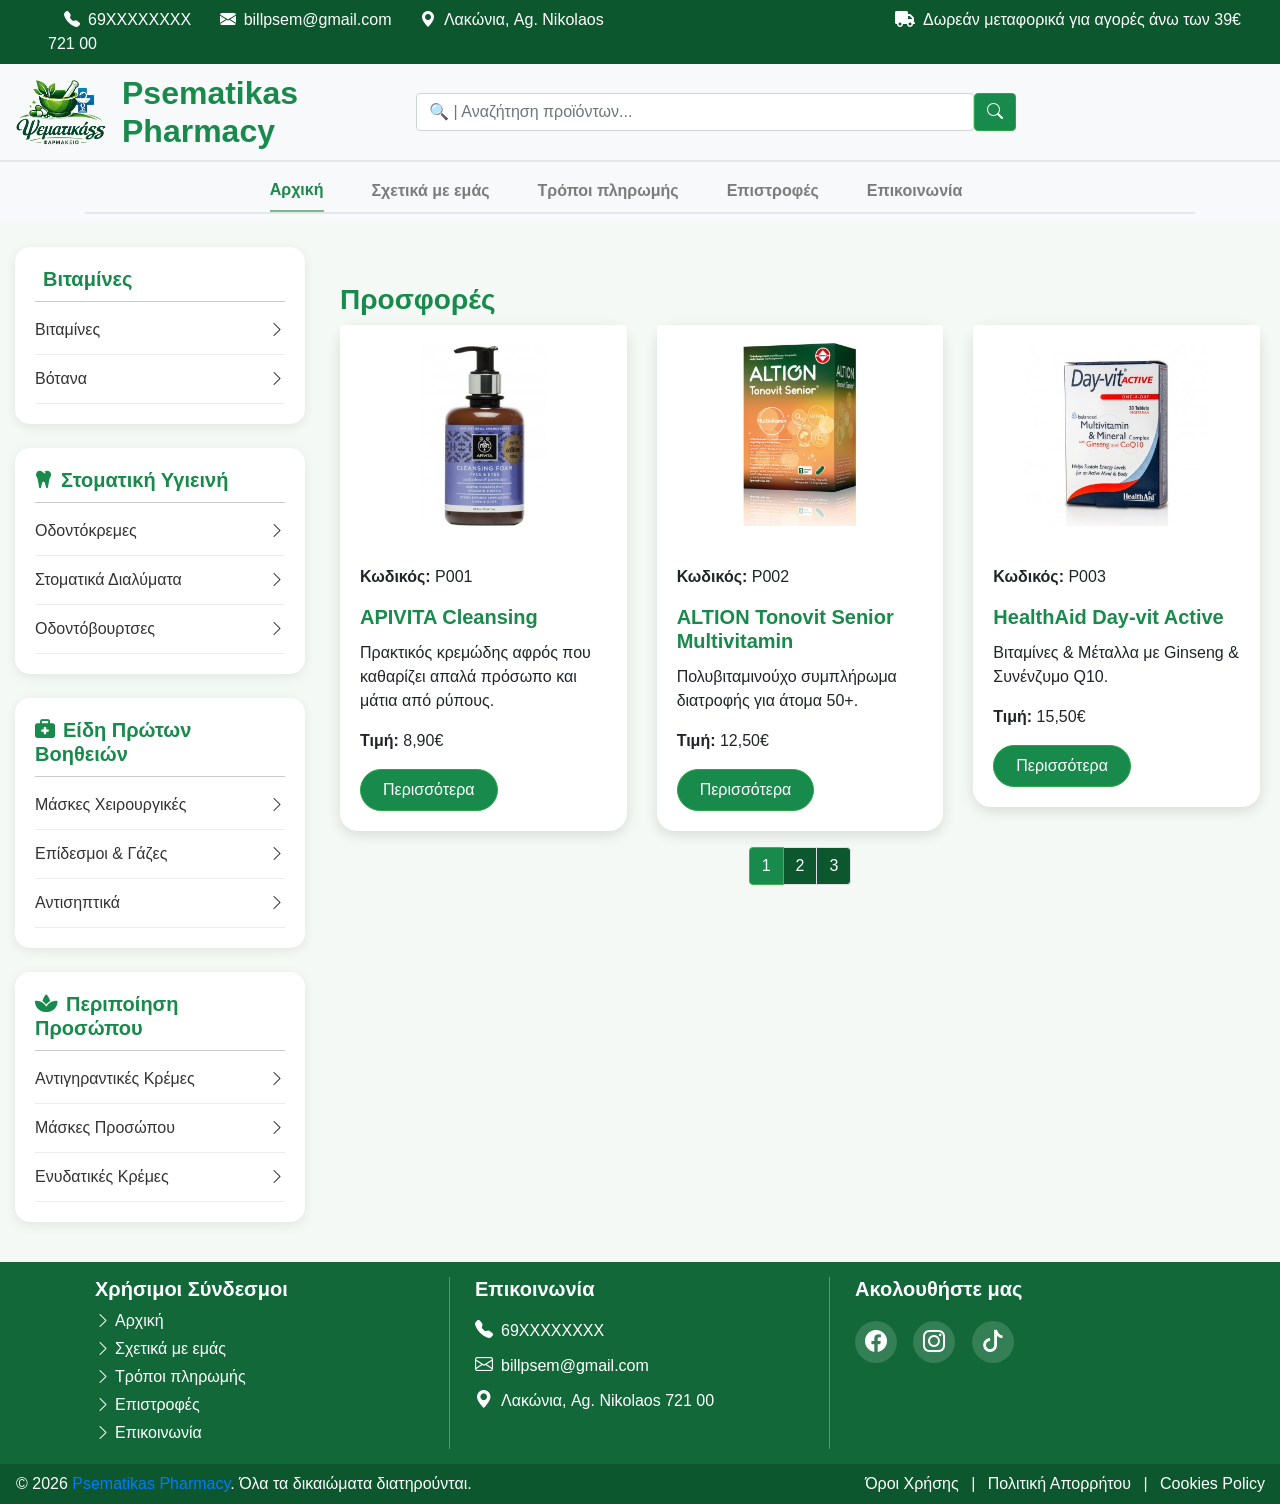
<file: index.html>
<!doctype html>
<html lang="el">
  <head>
    <!-- Required meta tags -->
    <meta charset="utf-8">
    <meta name="viewport" content="width=device-width, initial-scale=1, shrink-to-fit=no">

    <!-- Bootstrap CSS -->
    <link rel="stylesheet" href="https://cdn.jsdelivr.net/npm/bootstrap-icons@1.13.1/font/bootstrap-icons.min.css">
    <link rel="stylesheet" href="https://cdnjs.cloudflare.com/ajax/libs/font-awesome/6.7.2/css/all.min.css">
    <link rel="stylesheet" href="https://cdn.jsdelivr.net/npm/bootstrap@4.6.1/dist/css/bootstrap.min.css" integrity="sha384-zCbKRCUGaJDkqS1kPbPd7TveP5iyJE0EjAuZQTgFLD2ylzuqKfdKlfG/eSrtxUkn" crossorigin="anonymous">
    <link rel="stylesheet" href="stylle.css">
    <link rel="icon" type="image/png" href="photos/logo.png">

    <title>Psematikas Pharmacy</title>
    
  </head>
  <body>

    <div class="container-fluid footer2 m-0 pt-2 pb-2">
      <div class="row">
        <div class="col-md-6 text-white pl-5 m-0">
          <i class="bi bi-telephone-fill pl-3"></i><a class="pl-2 text-white" href="tel:+3069xxxxxxxx">69XXXXXXXX</a>
          <i class="bi bi-envelope-fill pl-4"></i><a class="pl-2 text-white" href="mailto:billpsem@gmail.com">billpsem@gmail.com</a>
          <i class="bi bi-geo-alt-fill pl-4"></i><a class="pl-2 text-white" href="https://maps.app.goo.gl/M2UrhSYzeYXyH47QA" target="_blank">Λακώνια, Ag. Nikolaos 721 00</a>
        </div>
        <div class="col-md-6 text-white m-0 text-right">
          <p class="m-0 pr-4"><i class="fa-solid fa-truck pr-2"></i>Δωρεάν μεταφορικά για αγορές άνω των 39€</p>
        </div>
      </div>
    </div>

    <nav class="navbar navbar-expand-lg navbar-light bg-light">
      <a class="navbar-brand" href="index.html"><img src="photos/logo.png" width="90" height="70" class="d-inline-block align-top" alt="Pharmacy"></a>
      <h2 class="mb-0 mr-5">Psematikas Pharmacy</h2>

      <div class="container align-items-center">
        <form class="form-inline" style="width: 600px;">
          <input class="form-control flex-grow-1 mr-0" type="search" placeholder="🔍 | Αναζήτηση προϊόντων..." aria-label="Search">
          <button class="btn btn-outline-success my-2 my-sm-0 btn-search" type="submit"><i class="bi bi-search"></i></button>
        </form>
      </div>
    </nav>



    <nav class="navbar navbar-expand-lg navbar-light bg-light border-bar-top">
      <div class="collapse navbar-collapse container justify-content-center" id="navbarSupportedContent">
        <ul class="navbar-nav mr-auto container justify-content-center pr-0 border-bar">
          <li class="nav-item pr-5">
            <a class="nav-link bold-letter active-page active-border pl-0 pr-0" href="index.html">Αρχική</a>
          </li>
          <li class="nav-item pr-5">
            <a class="nav-link bold-letter pl-0 pr-0" href="sxetika.html">Σχετικά με εμάς</a>
          </li>
          <li class="nav-item pr-5">
            <a class="nav-link bold-letter pl-0 pr-0" href="tropoiPliromis.html">Τρόποι πληρωμής</a>
          </li>
          <li class="nav-item pr-5">
            <a class="nav-link bold-letter pl-0 pr-0" href="epistrofes.html">Επιστροφές</a>
          </li>
          <li class="nav-item pr-5">
            <a class="nav-link bold-letter pl-0 pr-0" href="epikoinonia.html">Επικοινωνία</a>
          </li>
        </ul>
      </div>
    </nav>

    <div class="container-fluid">

      <div class="row">
        <div class="col-md-3">

        <div class="category-box mb-4">
            <div class="mb-1" style="border-bottom:1px solid rgba(128, 128, 128, 0.4)">
              <h5>
                <i class="bi bi-leaf-fill mr-2"></i>Βιταμίνες
              </h5>
            </div>
            <a href="products.html" class="category-link">
                <span>Βιταμίνες</span>
                <i class="bi bi-chevron-right"></i>
            </a>
            <a href="products.html" class="category-link">
                <span>Βότανα</span>
                <i class="bi bi-chevron-right"></i>
            </a>
        </div>
        <div class="category-box mb-4">
            <div class="mb-1" style="border-bottom:1px solid rgba(128, 128, 128, 0.4)">
              <h5>
                <i class="fa-solid fa-tooth mr-2"></i>Στοματική Υγιεινή
              </h5>
            </div>
            <a href="products.html" class="category-link">
                <span>Οδοντόκρεμες</span>
                <i class="bi bi-chevron-right"></i>
            </a>
            <a href="products.html" class="category-link">
                <span>Στοματικά Διαλύματα</span>
                <i class="bi bi-chevron-right"></i>
            </a>
            <a href="products.html" class="category-link">
                <span>Οδοντόβουρτσες</span>
                <i class="bi bi-chevron-right"></i>
            </a>
        </div>
        <div class="category-box mb-4">
            <div class="mb-1" style="border-bottom:1px solid rgba(128, 128, 128, 0.4)">
              <h5>
                <i class="fa-solid fa-briefcase-medical mr-2"></i>Είδη Πρώτων Βοηθειών
              </h5>
            </div>
            <a href="products.html" class="category-link">
                <span>Μάσκες Χειρουργικές</span>
                <i class="bi bi-chevron-right"></i>
            </a>
            <a href="products.html" class="category-link">
                <span>Επίδεσμοι & Γάζες</span>
                <i class="bi bi-chevron-right"></i>
            </a>
            <a href="products.html" class="category-link">
                <span>Αντισηπτικά</span>
                <i class="bi bi-chevron-right"></i>
            </a>
        </div>
        <div class="category-box">
            <div class="mb-1" style="border-bottom:1px solid rgba(128, 128, 128, 0.4)">
              <h5>
                <i class="fa-solid fa-spa mr-2"></i>Περιποίηση Προσώπου
              </h5>
            </div>
            <a href="products.html" class="category-link">
                <span>Αντιγηραντικές Κρέμες</span>
                <i class="bi bi-chevron-right"></i>
            </a>
            <a href="products.html" class="category-link">
                <span>Μάσκες Προσώπου</span>
                <i class="bi bi-chevron-right"></i>
            </a>
            <a href="products.html" class="category-link">
                <span>Ενυδατικές Κρέμες</span>
                <i class="bi bi-chevron-right"></i>
            </a>
        </div>
      </div>

          <div class="col-md-9">
            <h3 class="mt-3">Προσφορές</h3>

            <div class="row">
              <div class="col-md-4">
                <div class="card mb-3">
                  <a href="productMore.html">
                  <img src="photos/card1.jpg" class="card-img-top" alt="APIVITA Cleansing">
                  </a>
                  <div class="card-body">
                    <p><strong>Κωδικός:</strong> P001</p>
                    <h5 class="card-title">APIVITA Cleansing</h5>
                    <p class="card-text">Πρακτικός κρεμώδης αφρός που καθαρίζει απαλά πρόσωπο και μάτια από ρύπους.</p>
                    <p><strong>Τιμή:</strong> 8,90€</p>
                    <a href="productMore.html" class="btn btn-success">Περισσότερα</a>
                  </div>
                </div>
              </div>

              <div class="col-md-4">
                <div class="card mb-3">
                  <a href="productMore.html">
                  <img src="photos/card2.jpg" class="card-img-top" alt="ALTION Tonovit">
                  </a>
                  <div class="card-body">
                    <p><strong>Κωδικός:</strong> P002</p>
                    <h5 class="card-title">ALTION Tonovit Senior Multivitamin</h5>
                    <p class="card-text">Πολυβιταμινούχο συμπλήρωμα διατροφής για άτομα 50+.</p>
                    <p><strong>Τιμή:</strong> 12,50€</p>
                    <a href="productMore.html" class="btn btn-success">Περισσότερα</a>
                  </div>
                </div>
              </div>

              <div class="col-md-4">
                <div class="card mb-3">
                  <a href="productMore.html">
                  <img src="photos/card3.jpg" class="card-img-top" alt="HealthAid Day-vit Active">
                  </a>
                  <div class="card-body">
                    <p><strong>Κωδικός:</strong> P003</p>
                    <h5 class="card-title">HealthAid Day-vit Active</h5>
                    <p class="card-text">Βιταμίνες & Μέταλλα με Ginseng & Συνένζυμο Q10.</p>
                    <p><strong>Τιμή:</strong> 15,50€</p>
                    <a href="productMore.html" class="btn btn-success">Περισσότερα</a>
                  </div>
                </div>
              </div>

            </div>

            <nav aria-label="Page navigation">
            <ul class="pagination justify-content-center">
              <li class="page-item active">
                <a class="page-link" href="index.html">1</a>
              </li>

              <li class="page-item">
                <a class="page-link" href="index2.html">2</a>
              </li>

              <li class="page-item">
                <a class="page-link" href="index3.html">3</a>
              </li>
            </ul>
          </nav>

          </div>
      </div>
    </div>

    <footer>
      <div class="container">
          <div class="row">
            
              
              <div class="col-md-4 footer-links text-white">
                <h5 class="text-white">Χρήσιμοι Σύνδεσμοι</h5>
                <ul class="navbar-nav mr-auto">
                  <li class="nav-item pb-1">
                    <i class="bi bi-chevron-right"></i><a class="pl-1" href="index.html">Αρχική</a>
                  </li>
                  <li class="nav-item pb-1">
                    <i class="bi bi-chevron-right"></i><a class="pl-1" href="sxetika.html">Σχετικά με εμάς</a>
                  </li>
                  <li class="nav-item pb-1">
                    <i class="bi bi-chevron-right"></i><a class="pl-1" href="tropoiPliromis.html">Τρόποι πληρωμής</a>
                  </li>
                  <li class="nav-item pb-1">
                    <i class="bi bi-chevron-right"></i><a class="pl-1" href="epistrofes.html">Επιστροφές</a>
                  </li>
                  <li class="nav-item pb-1">
                    <i class="bi bi-chevron-right"></i><a class="pl-1" href="epikoinonia.html">Επικοινωνία</a>
                  </li>
                </ul>
              </div>
              <div class="col-md-4 footer-links text-white">
                <h5 class="text-white pb-2">Επικοινωνία</h5>
                <ul class="navbar-nav mr-auto">
                  <li class="nav-item pb-2">
                    <i class="bi bi-telephone-fill" style="font-size: 18px;"></i><a class="pl-2 " href="tel:+3069xxxxxxxx">69XXXXXXXX</a>
                  </li>
                  <li class="nav-item pb-2">
                    <i class="bi bi-envelope" style="font-size: 18px;"></i><a class="pl-2" href="mailto:billpsem@gmail.com">billpsem@gmail.com</a>
                  </li>
                  <li class="nav-item pb-2">
                    <i class="bi bi-geo-alt-fill" style="font-size: 18px;"></i><a class="pl-2" href="https://maps.app.goo.gl/M2UrhSYzeYXyH47QA" target="_blank">Λακώνια, Ag. Nikolaos 721 00</a>
                  </li>
                </ul>
              </div>
              <!-- <div class="col-md-4 footer-links text-white">
                <h5 class="text-white pb-1">Ακολουθήστε μας</h5>
                <ul class="navbar-nav mr-auto">
                  <li class="nav-item pb-2">
                    <i class="bi bi-facebook" style="font-size: 18px;"></i><a class="pl-2" href="https://www.facebook.com/">Facebook</a>
                  </li>
                  <li class="nav-item pb-2">
                    <i class="bi bi-instagram" style="font-size: 18px;"></i><a class="pl-2" href="https://www.instagram.com/">Instagram</a>
                  </li>
                  <li class="nav-item pb-2">
                    <i class="bi bi-tiktok" style="font-size: 18px;"></i><a class="pl-2" href="https://www.tiktok.com/">Tiktok</a>
                  </li>
                </ul>
              </div> -->
              <div class="col-md-4 last-footer ">
                <h5 class="text-white">Ακολουθήστε μας</h5>
                <div class="social-icons">
                  <a href="https://www.facebook.com/" target="_blank"><i class="bi bi-facebook"></i></a>
                  <a href="https://www.instagram.com/" target="_blank"><i class="bi bi-instagram"></i></a>
                  <a href="https://www.tiktok.com/" target="_blank"><i class="bi bi-tiktok"></i></a>
                </div>
              </div>
          </div>
      </div>
    </footer>
    <div class="container-fluid footer2 m-0 pt-2 pb-2">
      <div class="row">
        <div class="col-md-6 text-white m-0 pl-3">
          © 2026 <a href="https://github.com/billpsem" target="_blank">Psematikas Pharmacy</a>. Όλα τα δικαιώματα διατηρούνται.
        </div>
        <div class="col-md-6 text-white text-right m-0">
          <a href="#" class="text-white pr-2">Όροι Χρήσης</a> |
          <a href="#" class="text-white pl-2 pr-2">Πολιτική Απορρήτου</a> |
          <a href="#" class="text-white pl-2">Cookies Policy</a>
        </div>
      </div>
    </div>

  
  
  
  
  
  
    <!-- Option 1: jQuery and Bootstrap Bundle (includes Popper) -->
    <script src="https://cdn.jsdelivr.net/npm/jquery@3.5.1/dist/jquery.slim.min.js" integrity="sha384-DfXdz2htPH0lsSSs5nCTpuj/zy4C+OGpamoFVy38MVBnE+IbbVYUew+OrCXaRkfj" crossorigin="anonymous"></script>
    <script src="https://cdn.jsdelivr.net/npm/bootstrap@4.6.1/dist/js/bootstrap.bundle.min.js" integrity="sha384-fQybjgWLrvvRgtW6bFlB7jaZrFsaBXjsOMm/tB9LTS58ONXgqbR9W8oWht/amnpF" crossorigin="anonymous"></script>

  </body>
</html>
</file>
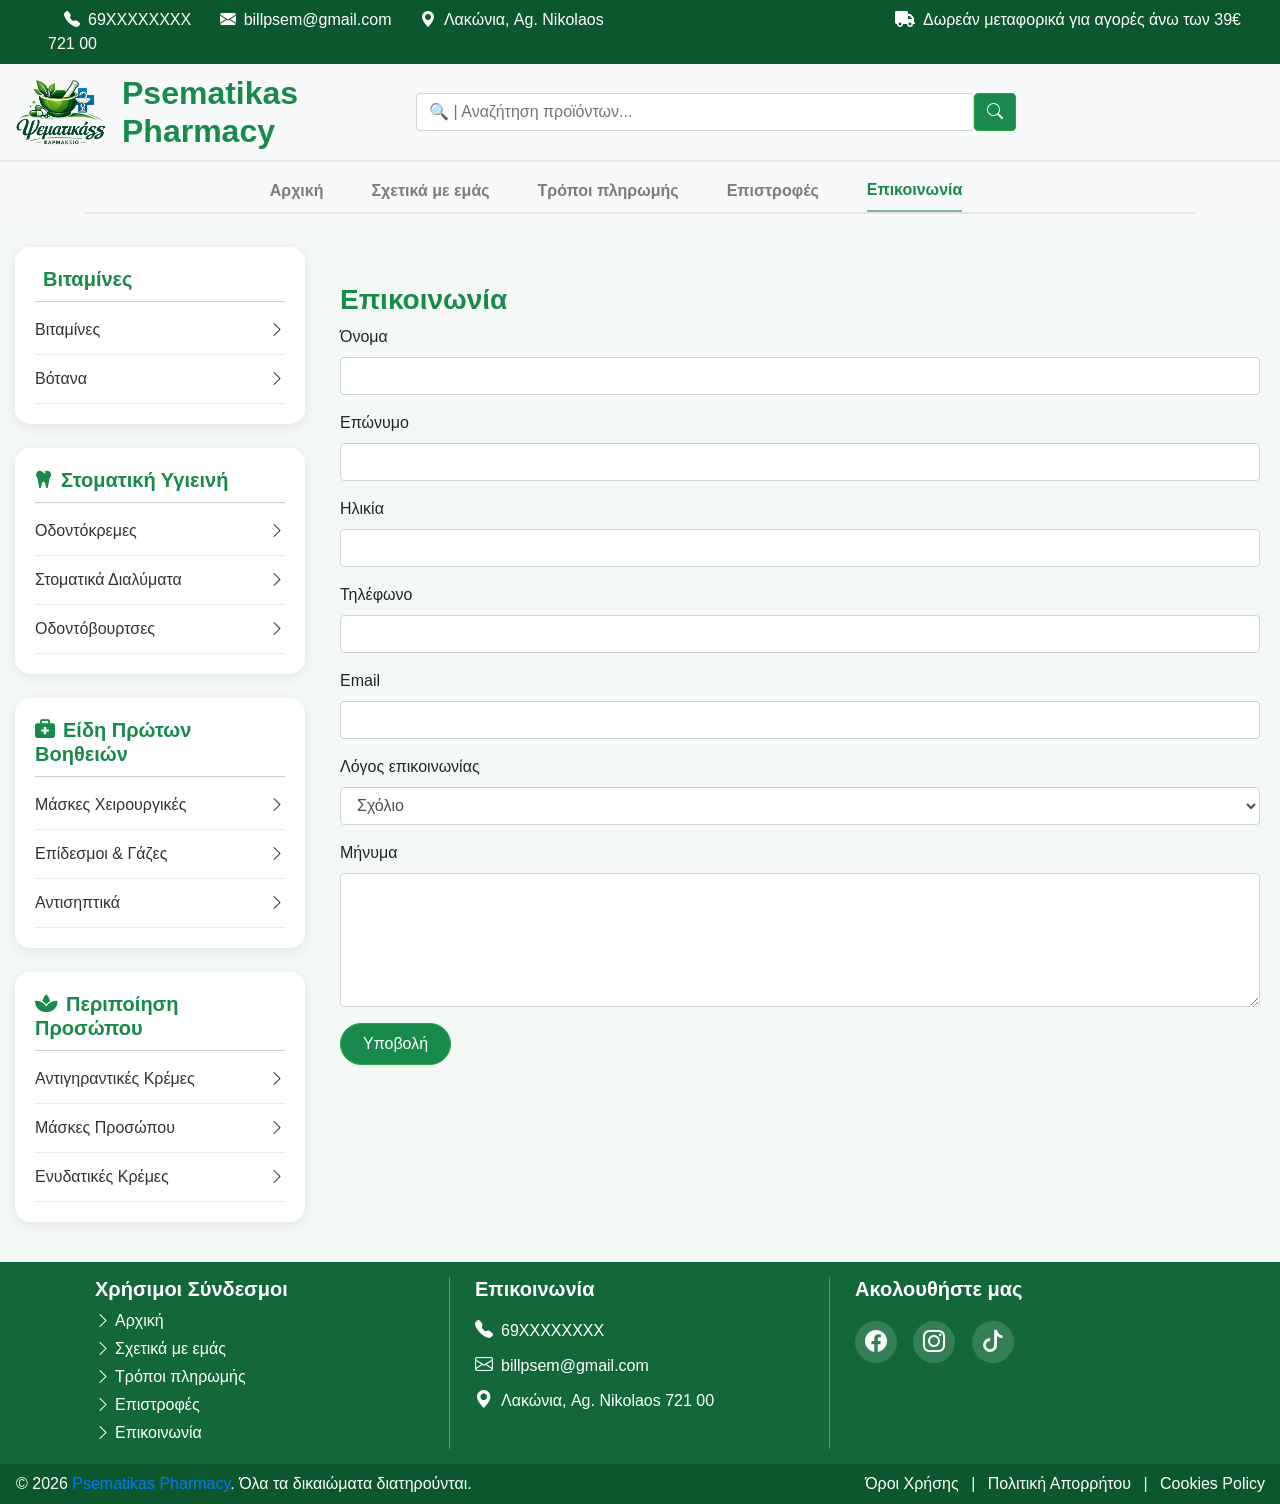
<file: epikoinonia.html>
<!doctype html>
<html lang="el">
  <head>
    <!-- Required meta tags -->
    <meta charset="utf-8">
    <meta name="viewport" content="width=device-width, initial-scale=1, shrink-to-fit=no">

    <!-- Bootstrap CSS -->
    <link rel="stylesheet" href="https://cdn.jsdelivr.net/npm/bootstrap-icons@1.13.1/font/bootstrap-icons.min.css">
    <link rel="stylesheet" href="https://cdnjs.cloudflare.com/ajax/libs/font-awesome/6.7.2/css/all.min.css">
    <link rel="stylesheet" href="https://cdn.jsdelivr.net/npm/bootstrap@4.6.1/dist/css/bootstrap.min.css" integrity="sha384-zCbKRCUGaJDkqS1kPbPd7TveP5iyJE0EjAuZQTgFLD2ylzuqKfdKlfG/eSrtxUkn" crossorigin="anonymous">
    <link rel="stylesheet" href="stylle.css">
    <link rel="icon" type="image/png" href="photos/logo.png">

    <title>Psematikas Pharmacy</title>
    
  </head>
  <body>

    <div class="container-fluid footer2 m-0 pt-2 pb-2">
      <div class="row">
        <div class="col-md-6 text-white pl-5 m-0">
          <i class="bi bi-telephone-fill pl-3"></i><a class="pl-2 text-white" href="tel:+3069xxxxxxxx">69XXXXXXXX</a>
          <i class="bi bi-envelope-fill pl-4"></i><a class="pl-2 text-white" href="mailto:billpsem@gmail.com">billpsem@gmail.com</a>
          <i class="bi bi-geo-alt-fill pl-4"></i><a class="pl-2 text-white" href="https://maps.app.goo.gl/M2UrhSYzeYXyH47QA" target="_blank">Λακώνια, Ag. Nikolaos 721 00</a>
        </div>
        <div class="col-md-6 text-white m-0 text-right">
          <p class="m-0 pr-4"><i class="fa-solid fa-truck pr-2"></i>Δωρεάν μεταφορικά για αγορές άνω των 39€</p>
        </div>
      </div>
    </div>

    <nav class="navbar navbar-expand-lg navbar-light bg-light">
      <a class="navbar-brand" href="index.html"><img src="photos/logo.png" width="90" height="70" class="d-inline-block align-top" alt="Pharmacy"></a>
      <h2 class="mb-0 mr-5">Psematikas Pharmacy</h2>

      <div class="container align-items-center">
        <form class="form-inline" style="width: 600px;">
          <input class="form-control flex-grow-1 mr-0" type="search" placeholder="🔍 | Αναζήτηση προϊόντων..." aria-label="Search">
          <button class="btn btn-outline-success my-2 my-sm-0 btn-search" type="submit"><i class="bi bi-search"></i></button>
        </form>
      </div>
    </nav>



    <nav class="navbar navbar-expand-lg navbar-light bg-light border-bar-top">
      <div class="collapse navbar-collapse container justify-content-center" id="navbarSupportedContent">
        <ul class="navbar-nav mr-auto container justify-content-center pr-0 border-bar">
          <li class="nav-item pr-5">
            <a class="nav-link bold-letter pl-0 pr-0" href="index.html">Αρχική</a>
          </li>
          <li class="nav-item pr-5">
            <a class="nav-link bold-letter pl-0 pr-0" href="sxetika.html">Σχετικά με εμάς</a>
          </li>
          <li class="nav-item pr-5">
            <a class="nav-link bold-letter pl-0 pr-0" href="tropoiPliromis.html">Τρόποι πληρωμής</a>
          </li>
          <li class="nav-item pr-5">
            <a class="nav-link bold-letter pl-0 pr-0" href="epistrofes.html">Επιστροφές</a>
          </li>
          <li class="nav-item pr-5">
            <a class="nav-link bold-letter active-page active-border pl-0 pr-0" href="epikoinonia.html">Επικοινωνία</a>
          </li>
        </ul>
      </div>
    </nav>

    <div class="container-fluid">

      <div class="row">

          <div class="col-md-3">

        <div class="category-box mb-4">
            <div class="mb-1" style="border-bottom:1px solid rgba(128, 128, 128, 0.4)">
              <h5>
                <i class="bi bi-leaf-fill mr-2"></i>Βιταμίνες
              </h5>
            </div>
            <a href="products.html" class="category-link">
                <span>Βιταμίνες</span>
                <i class="bi bi-chevron-right"></i>
            </a>
            <a href="products.html" class="category-link">
                <span>Βότανα</span>
                <i class="bi bi-chevron-right"></i>
            </a>
        </div>
        <div class="category-box mb-4">
            <div class="mb-1" style="border-bottom:1px solid rgba(128, 128, 128, 0.4)">
              <h5>
                <i class="fa-solid fa-tooth mr-2"></i>Στοματική Υγιεινή
              </h5>
            </div>
            <a href="products.html" class="category-link">
                <span>Οδοντόκρεμες</span>
                <i class="bi bi-chevron-right"></i>
            </a>
            <a href="products.html" class="category-link">
                <span>Στοματικά Διαλύματα</span>
                <i class="bi bi-chevron-right"></i>
            </a>
            <a href="products.html" class="category-link">
                <span>Οδοντόβουρτσες</span>
                <i class="bi bi-chevron-right"></i>
            </a>
        </div>
        <div class="category-box mb-4">
            <div class="mb-1" style="border-bottom:1px solid rgba(128, 128, 128, 0.4)">
              <h5>
                <i class="fa-solid fa-briefcase-medical mr-2"></i>Είδη Πρώτων Βοηθειών
              </h5>
            </div>
            <a href="products.html" class="category-link">
                <span>Μάσκες Χειρουργικές</span>
                <i class="bi bi-chevron-right"></i>
            </a>
            <a href="products.html" class="category-link">
                <span>Επίδεσμοι & Γάζες</span>
                <i class="bi bi-chevron-right"></i>
            </a>
            <a href="products.html" class="category-link">
                <span>Αντισηπτικά</span>
                <i class="bi bi-chevron-right"></i>
            </a>
        </div>
        <div class="category-box">
            <div class="mb-1" style="border-bottom:1px solid rgba(128, 128, 128, 0.4)">
              <h5>
                <i class="fa-solid fa-spa mr-2"></i>Περιποίηση Προσώπου
              </h5>
            </div>
            <a href="products.html" class="category-link">
                <span>Αντιγηραντικές Κρέμες</span>
                <i class="bi bi-chevron-right"></i>
            </a>
            <a href="products.html" class="category-link">
                <span>Μάσκες Προσώπου</span>
                <i class="bi bi-chevron-right"></i>
            </a>
            <a href="products.html" class="category-link">
                <span>Ενυδατικές Κρέμες</span>
                <i class="bi bi-chevron-right"></i>
            </a>
        </div>
      </div>

        <div class="col-md-9">
          <h3 class="mt-3">Επικοινωνία</h3>

          <form action="https://api.web3forms.com/submit" method="POST" onsubmit="sendMessage()">
            <input type="hidden" name="access_key" value="0c2eb960-ecdb-456c-a1e7-89cae510b30c">  <!-- Αλλαζοντας το value με το προσωπικο σας id τα μηνυματα ερχονται στο email σας. Τωρα ερχονται στο δικο μου.-->
            <div class="form-group">
              <label for="onoma">Όνομα</label>
              <input type="text" name="First Name" class="form-control" id="onoma" onfocus="makeGreen(this)" onblur="makeWhite(this)" required>
            </div>

            <div class="form-group">
              <label for="eponymo">Επώνυμο</label>
              <input type="text" name="Last Name" class="form-control" id="eponymo" onfocus="makeGreen(this)" onblur="makeWhite(this)" required>
            </div>

            <div class="form-group">
              <label for="ilikia">Ηλικία</label>
              <input type="number" name="Age" class="form-control" id="ilikia" onfocus="makeGreen(this)" onblur="makeWhite(this)" required>
            </div>

            <div class="form-group">
              <label for="tilefono">Τηλέφωνο</label>
              <input type="text" name="Phone Number" class="form-control" id="tilefono" onfocus="makeGreen(this)" onblur="makeWhite(this)" required>
            </div>

            <div class="form-group">
              <label for="email">Email</label>
              <input type="email" name="Email" class="form-control" id="email" onfocus="makeGreen(this)" onblur="makeWhite(this)" required>
            </div>

            <div class="form-group">
              <label for="logos">Λόγος επικοινωνίας</label>
              <select name="Reason" class="form-control" id="logos" onfocus="makeGreen(this)" onblur="makeWhite(this)" required>
                <option>Σχόλιο</option>
                <option>Ερώτηση</option>
                <option>Παράπονο</option>
                <option>Άλλο</option>
              </select>
            </div>

            <div class="form-group">
              <label for="minyma">Μήνυμα</label>
              <textarea name="message" class="form-control" id="minyma" rows="5" onfocus="makeGreen(this)" onblur="makeWhite(this)" required></textarea>
            </div>

            <button type="submit" class="btn btn-success">Υποβολή</button>
          </form>
        </div>
      </div>
    </div>

    <footer>
      <div class="container">
          <div class="row">
            
              
              <div class="col-md-4 footer-links text-white">
                <h5 class="text-white">Χρήσιμοι Σύνδεσμοι</h5>
                <ul class="navbar-nav mr-auto">
                  <li class="nav-item pb-1">
                    <i class="bi bi-chevron-right"></i><a class="pl-1" href="index.html">Αρχική</a>
                  </li>
                  <li class="nav-item pb-1">
                    <i class="bi bi-chevron-right"></i><a class="pl-1" href="sxetika.html">Σχετικά με εμάς</a>
                  </li>
                  <li class="nav-item pb-1">
                    <i class="bi bi-chevron-right"></i><a class="pl-1" href="tropoiPliromis.html">Τρόποι πληρωμής</a>
                  </li>
                  <li class="nav-item pb-1">
                    <i class="bi bi-chevron-right"></i><a class="pl-1" href="epistrofes.html">Επιστροφές</a>
                  </li>
                  <li class="nav-item pb-1">
                    <i class="bi bi-chevron-right"></i><a class="pl-1" href="epikoinonia.html">Επικοινωνία</a>
                  </li>
                </ul>
              </div>
              <div class="col-md-4 footer-links text-white">
                <h5 class="text-white pb-2">Επικοινωνία</h5>
                <ul class="navbar-nav mr-auto">
                  <li class="nav-item pb-2">
                    <i class="bi bi-telephone-fill" style="font-size: 18px;"></i><a class="pl-2 " href="tel:+3069xxxxxxxx">69XXXXXXXX</a>
                  </li>
                  <li class="nav-item pb-2">
                    <i class="bi bi-envelope" style="font-size: 18px;"></i><a class="pl-2" href="mailto:billpsem@gmail.com">billpsem@gmail.com</a>
                  </li>
                  <li class="nav-item pb-2">
                    <i class="bi bi-geo-alt-fill" style="font-size: 18px;"></i><a class="pl-2" href="https://maps.app.goo.gl/M2UrhSYzeYXyH47QA" target="_blank">Λακώνια, Ag. Nikolaos 721 00</a>
                  </li>
                </ul>
              </div>
              <div class="col-md-3 last-footer ">
                <h5 class="text-white">Ακολουθήστε μας</h5>
                <div class="social-icons">
                  <a href="https://www.facebook.com/" target="_blank"><i class="bi bi-facebook"></i></a>
                  <a href="https://www.instagram.com/" target="_blank"><i class="bi bi-instagram"></i></a>
                  <a href="https://www.tiktok.com/" target="_blank"><i class="bi bi-tiktok"></i></a>
                </div>
              </div>
          </div>
      </div>
    </footer>
    <div class="container-fluid footer2 m-0 pt-2 pb-2">
      <div class="row">
        <div class="col-md-6 text-white m-0 pl-3">
          © 2026 <a href="https://github.com/billpsem" target="_blank">Psematikas Pharmacy</a>. Όλα τα δικαιώματα διατηρούνται.
        </div>
        <div class="col-md-6 text-white text-right m-0">
          <a href="#" class="text-white pr-2">Όροι Χρήσης</a> |
          <a href="#" class="text-white pl-2 pr-2">Πολιτική Απορρήτου</a> |
          <a href="#" class="text-white pl-2">Cookies Policy</a>
        </div>
      </div>
    </div>


  
  
  
  
  
  
    
    <script src="https://cdn.jsdelivr.net/npm/jquery@3.5.1/dist/jquery.slim.min.js" integrity="sha384-DfXdz2htPH0lsSSs5nCTpuj/zy4C+OGpamoFVy38MVBnE+IbbVYUew+OrCXaRkfj" crossorigin="anonymous"></script>
    <script src="https://cdn.jsdelivr.net/npm/bootstrap@4.6.1/dist/js/bootstrap.bundle.min.js" integrity="sha384-fQybjgWLrvvRgtW6bFlB7jaZrFsaBXjsOMm/tB9LTS58ONXgqbR9W8oWht/amnpF" crossorigin="anonymous"></script>
    <script>
      function makeGreen(x) {
        x.style.background = "lightgreen";
      }
      function makeWhite(x) {
        x.style.background = "white";
      }
      function sendMessage() {
        var onoma = document.getElementById("onoma").value;
        var eponymo = document.getElementById("eponymo").value;

        alert("Ευχαριστούμε για το μήνυμα " + onoma + " " + eponymo);
      }
    </script>
  </body>
</html>
</file>
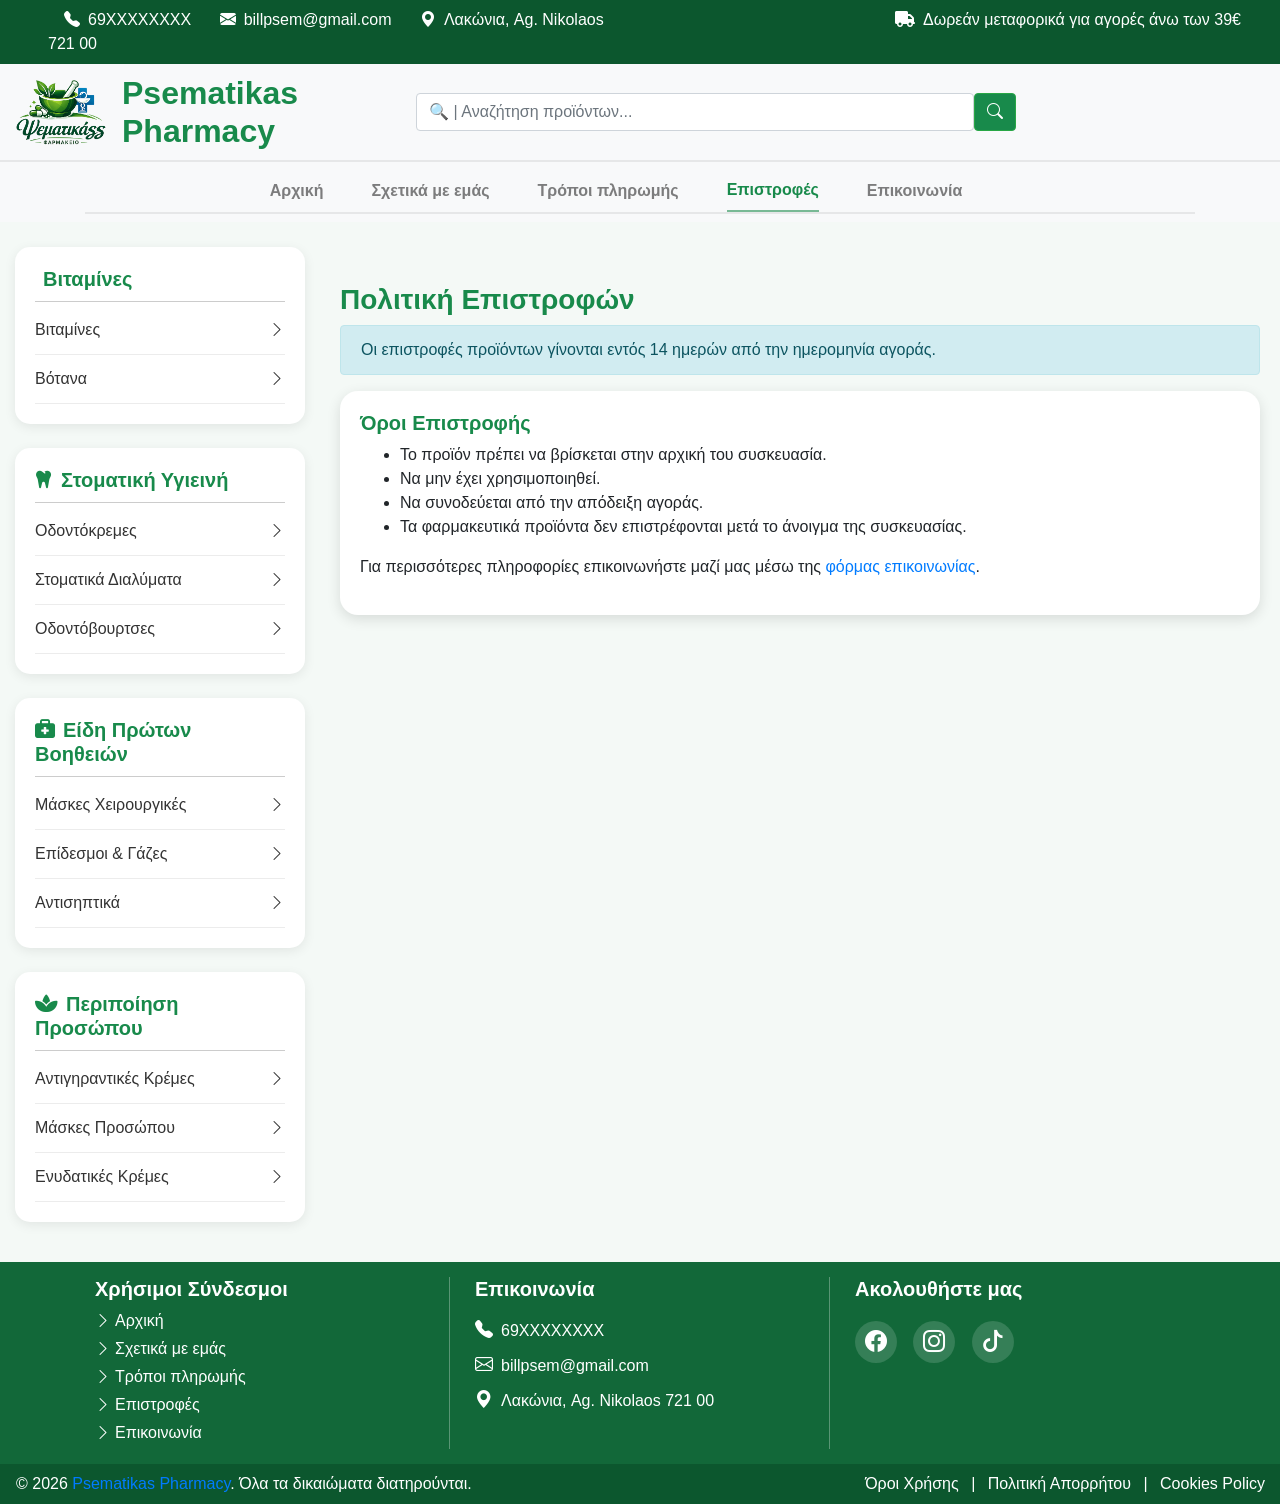
<file: epistrofes.html>
<!doctype html>
<html lang="el">
  <head>
    <!-- Required meta tags -->
    <meta charset="utf-8">
    <meta name="viewport" content="width=device-width, initial-scale=1, shrink-to-fit=no">

    <!-- Bootstrap CSS -->
    <link rel="stylesheet" href="https://cdn.jsdelivr.net/npm/bootstrap-icons@1.13.1/font/bootstrap-icons.min.css">
    <link rel="stylesheet" href="https://cdnjs.cloudflare.com/ajax/libs/font-awesome/6.7.2/css/all.min.css">
    <link rel="stylesheet" href="https://cdn.jsdelivr.net/npm/bootstrap@4.6.1/dist/css/bootstrap.min.css" integrity="sha384-zCbKRCUGaJDkqS1kPbPd7TveP5iyJE0EjAuZQTgFLD2ylzuqKfdKlfG/eSrtxUkn" crossorigin="anonymous">
    <link rel="stylesheet" href="stylle.css">
    <link rel="icon" type="image/png" href="photos/logo.png">

    <title>Psematikas Pharmacy</title>
    
  </head>
  <body>

    <div class="container-fluid footer2 m-0 pt-2 pb-2">
      <div class="row">
        <div class="col-md-6 text-white pl-5 m-0">
          <i class="bi bi-telephone-fill pl-3"></i><a class="pl-2 text-white" href="tel:+3069xxxxxxxx">69XXXXXXXX</a>
          <i class="bi bi-envelope-fill pl-4"></i><a class="pl-2 text-white" href="mailto:billpsem@gmail.com">billpsem@gmail.com</a>
          <i class="bi bi-geo-alt-fill pl-4"></i><a class="pl-2 text-white" href="https://maps.app.goo.gl/M2UrhSYzeYXyH47QA" target="_blank">Λακώνια, Ag. Nikolaos 721 00</a>
        </div>
        <div class="col-md-6 text-white m-0 text-right">
          <p class="m-0 pr-4"><i class="fa-solid fa-truck pr-2"></i>Δωρεάν μεταφορικά για αγορές άνω των 39€</p>
        </div>
      </div>
    </div>

    <nav class="navbar navbar-expand-lg navbar-light bg-light">
      <a class="navbar-brand" href="index.html"><img src="photos/logo.png" width="90" height="70" class="d-inline-block align-top" alt="Pharmacy"></a>
      <h2 class="mb-0 mr-5">Psematikas Pharmacy</h2>

      <div class="container align-items-center">
        <form class="form-inline" style="width: 600px;">
          <input class="form-control flex-grow-1 mr-0" type="search" placeholder="🔍 | Αναζήτηση προϊόντων..." aria-label="Search">
          <button class="btn btn-outline-success my-2 my-sm-0 btn-search" type="submit"><i class="bi bi-search"></i></button>
        </form>
      </div>
    </nav>



    <nav class="navbar navbar-expand-lg navbar-light bg-light border-bar-top">
      <div class="collapse navbar-collapse container justify-content-center" id="navbarSupportedContent">
        <ul class="navbar-nav mr-auto container justify-content-center pr-0 border-bar">
          <li class="nav-item pr-5">
            <a class="nav-link bold-letter pl-0 pr-0" href="index.html">Αρχική</a>
          </li>
          <li class="nav-item pr-5">
            <a class="nav-link bold-letter pl-0 pr-0" href="sxetika.html">Σχετικά με εμάς</a>
          </li>
          <li class="nav-item pr-5">
            <a class="nav-link bold-letter pl-0 pr-0" href="tropoiPliromis.html">Τρόποι πληρωμής</a>
          </li>
          <li class="nav-item pr-5">
            <a class="nav-link bold-letter active-page active-border pl-0 pr-0" href="epistrofes.html">Επιστροφές</a>
          </li>
          <li class="nav-item pr-5">
            <a class="nav-link bold-letter pl-0 pr-0" href="epikoinonia.html">Επικοινωνία</a>
          </li>
        </ul>
      </div>
    </nav>

    <div class="container-fluid">

      <div class="row">

          <div class="col-md-3">

        <div class="category-box mb-4">
            <div class="mb-1" style="border-bottom:1px solid rgba(128, 128, 128, 0.4)">
              <h5>
                <i class="bi bi-leaf-fill mr-2"></i>Βιταμίνες
              </h5>
            </div>
            <a href="products.html" class="category-link">
                <span>Βιταμίνες</span>
                <i class="bi bi-chevron-right"></i>
            </a>
            <a href="products.html" class="category-link">
                <span>Βότανα</span>
                <i class="bi bi-chevron-right"></i>
            </a>
        </div>
        <div class="category-box mb-4">
            <div class="mb-1" style="border-bottom:1px solid rgba(128, 128, 128, 0.4)">
              <h5>
                <i class="fa-solid fa-tooth mr-2"></i>Στοματική Υγιεινή
              </h5>
            </div>
            <a href="products.html" class="category-link">
                <span>Οδοντόκρεμες</span>
                <i class="bi bi-chevron-right"></i>
            </a>
            <a href="products.html" class="category-link">
                <span>Στοματικά Διαλύματα</span>
                <i class="bi bi-chevron-right"></i>
            </a>
            <a href="products.html" class="category-link">
                <span>Οδοντόβουρτσες</span>
                <i class="bi bi-chevron-right"></i>
            </a>
        </div>
        <div class="category-box mb-4">
            <div class="mb-1" style="border-bottom:1px solid rgba(128, 128, 128, 0.4)">
              <h5>
                <i class="fa-solid fa-briefcase-medical mr-2"></i>Είδη Πρώτων Βοηθειών
              </h5>
            </div>
            <a href="products.html" class="category-link">
                <span>Μάσκες Χειρουργικές</span>
                <i class="bi bi-chevron-right"></i>
            </a>
            <a href="products.html" class="category-link">
                <span>Επίδεσμοι & Γάζες</span>
                <i class="bi bi-chevron-right"></i>
            </a>
            <a href="products.html" class="category-link">
                <span>Αντισηπτικά</span>
                <i class="bi bi-chevron-right"></i>
            </a>
        </div>
        <div class="category-box">
            <div class="mb-1" style="border-bottom:1px solid rgba(128, 128, 128, 0.4)">
              <h5>
                <i class="fa-solid fa-spa mr-2"></i>Περιποίηση Προσώπου
              </h5>
            </div>
            <a href="products.html" class="category-link">
                <span>Αντιγηραντικές Κρέμες</span>
                <i class="bi bi-chevron-right"></i>
            </a>
            <a href="products.html" class="category-link">
                <span>Μάσκες Προσώπου</span>
                <i class="bi bi-chevron-right"></i>
            </a>
            <a href="products.html" class="category-link">
                <span>Ενυδατικές Κρέμες</span>
                <i class="bi bi-chevron-right"></i>
            </a>
        </div>
      </div>

        <div class="col-md-9">
          
          <h3 class="mt-3">Πολιτική Επιστροφών</h3>
          <div class="alert alert-info">
            Οι επιστροφές προϊόντων γίνονται εντός 14 ημερών από την ημερομηνία αγοράς.
          </div>
          <div class="card">
            <div class="card-body">
              <h5>Όροι Επιστροφής</h5>
              <ul>
                <li>Το προϊόν πρέπει να βρίσκεται στην αρχική του συσκευασία.</li>
                <li>Να μην έχει χρησιμοποιηθεί.</li>
                <li>Να συνοδεύεται από την απόδειξη αγοράς.</li>
                <li>Τα φαρμακευτικά προϊόντα δεν επιστρέφονται μετά το άνοιγμα της συσκευασίας.</li>
              </ul>
              <p>
                Για περισσότερες πληροφορίες επικοινωνήστε μαζί μας μέσω της <a href="epikoinonia.html">φόρμας επικοινωνίας</a>.
              </p>
            </div>
          </div>

        </div>

      </div>
    </div>

    <footer>
      <div class="container">
          <div class="row">
            
              
              <div class="col-md-4 footer-links text-white">
                <h5 class="text-white">Χρήσιμοι Σύνδεσμοι</h5>
                <ul class="navbar-nav mr-auto">
                  <li class="nav-item pb-1">
                    <i class="bi bi-chevron-right"></i><a class="pl-1" href="index.html">Αρχική</a>
                  </li>
                  <li class="nav-item pb-1">
                    <i class="bi bi-chevron-right"></i><a class="pl-1" href="sxetika.html">Σχετικά με εμάς</a>
                  </li>
                  <li class="nav-item pb-1">
                    <i class="bi bi-chevron-right"></i><a class="pl-1" href="tropoiPliromis.html">Τρόποι πληρωμής</a>
                  </li>
                  <li class="nav-item pb-1">
                    <i class="bi bi-chevron-right"></i><a class="pl-1" href="epistrofes.html">Επιστροφές</a>
                  </li>
                  <li class="nav-item pb-1">
                    <i class="bi bi-chevron-right"></i><a class="pl-1" href="epikoinonia.html">Επικοινωνία</a>
                  </li>
                </ul>
              </div>
              <div class="col-md-4 footer-links text-white">
                <h5 class="text-white pb-2">Επικοινωνία</h5>
                <ul class="navbar-nav mr-auto">
                  <li class="nav-item pb-2">
                    <i class="bi bi-telephone-fill" style="font-size: 18px;"></i><a class="pl-2 " href="tel:+3069xxxxxxxx">69XXXXXXXX</a>
                  </li>
                  <li class="nav-item pb-2">
                    <i class="bi bi-envelope" style="font-size: 18px;"></i><a class="pl-2" href="mailto:billpsem@gmail.com">billpsem@gmail.com</a>
                  </li>
                  <li class="nav-item pb-2">
                    <i class="bi bi-geo-alt-fill" style="font-size: 18px;"></i><a class="pl-2" href="https://maps.app.goo.gl/M2UrhSYzeYXyH47QA" target="_blank">Λακώνια, Ag. Nikolaos 721 00</a>
                  </li>
                </ul>
              </div>
              <div class="col-md-3 last-footer ">
                <h5 class="text-white">Ακολουθήστε μας</h5>
                <div class="social-icons">
                  <a href="https://www.facebook.com/" target="_blank"><i class="bi bi-facebook"></i></a>
                  <a href="https://www.instagram.com/" target="_blank"><i class="bi bi-instagram"></i></a>
                  <a href="https://www.tiktok.com/" target="_blank"><i class="bi bi-tiktok"></i></a>
                </div>
              </div>
          </div>
      </div>
    </footer>
    <div class="container-fluid footer2 m-0 pt-2 pb-2">
      <div class="row">
        <div class="col-md-6 text-white m-0 pl-3">
          © 2026 <a href="https://github.com/billpsem" target="_blank">Psematikas Pharmacy</a>. Όλα τα δικαιώματα διατηρούνται.
        </div>
        <div class="col-md-6 text-white text-right m-0">
          <a href="#" class="text-white pr-2">Όροι Χρήσης</a> |
          <a href="#" class="text-white pl-2 pr-2">Πολιτική Απορρήτου</a> |
          <a href="#" class="text-white pl-2">Cookies Policy</a>
        </div>
      </div>
    </div>


  
  
  
  
  
  
    <!-- Option 1: jQuery and Bootstrap Bundle (includes Popper) -->
    <script src="https://cdn.jsdelivr.net/npm/jquery@3.5.1/dist/jquery.slim.min.js" integrity="sha384-DfXdz2htPH0lsSSs5nCTpuj/zy4C+OGpamoFVy38MVBnE+IbbVYUew+OrCXaRkfj" crossorigin="anonymous"></script>
    <script src="https://cdn.jsdelivr.net/npm/bootstrap@4.6.1/dist/js/bootstrap.bundle.min.js" integrity="sha384-fQybjgWLrvvRgtW6bFlB7jaZrFsaBXjsOMm/tB9LTS58ONXgqbR9W8oWht/amnpF" crossorigin="anonymous"></script>

  </body>
</html>
</file>
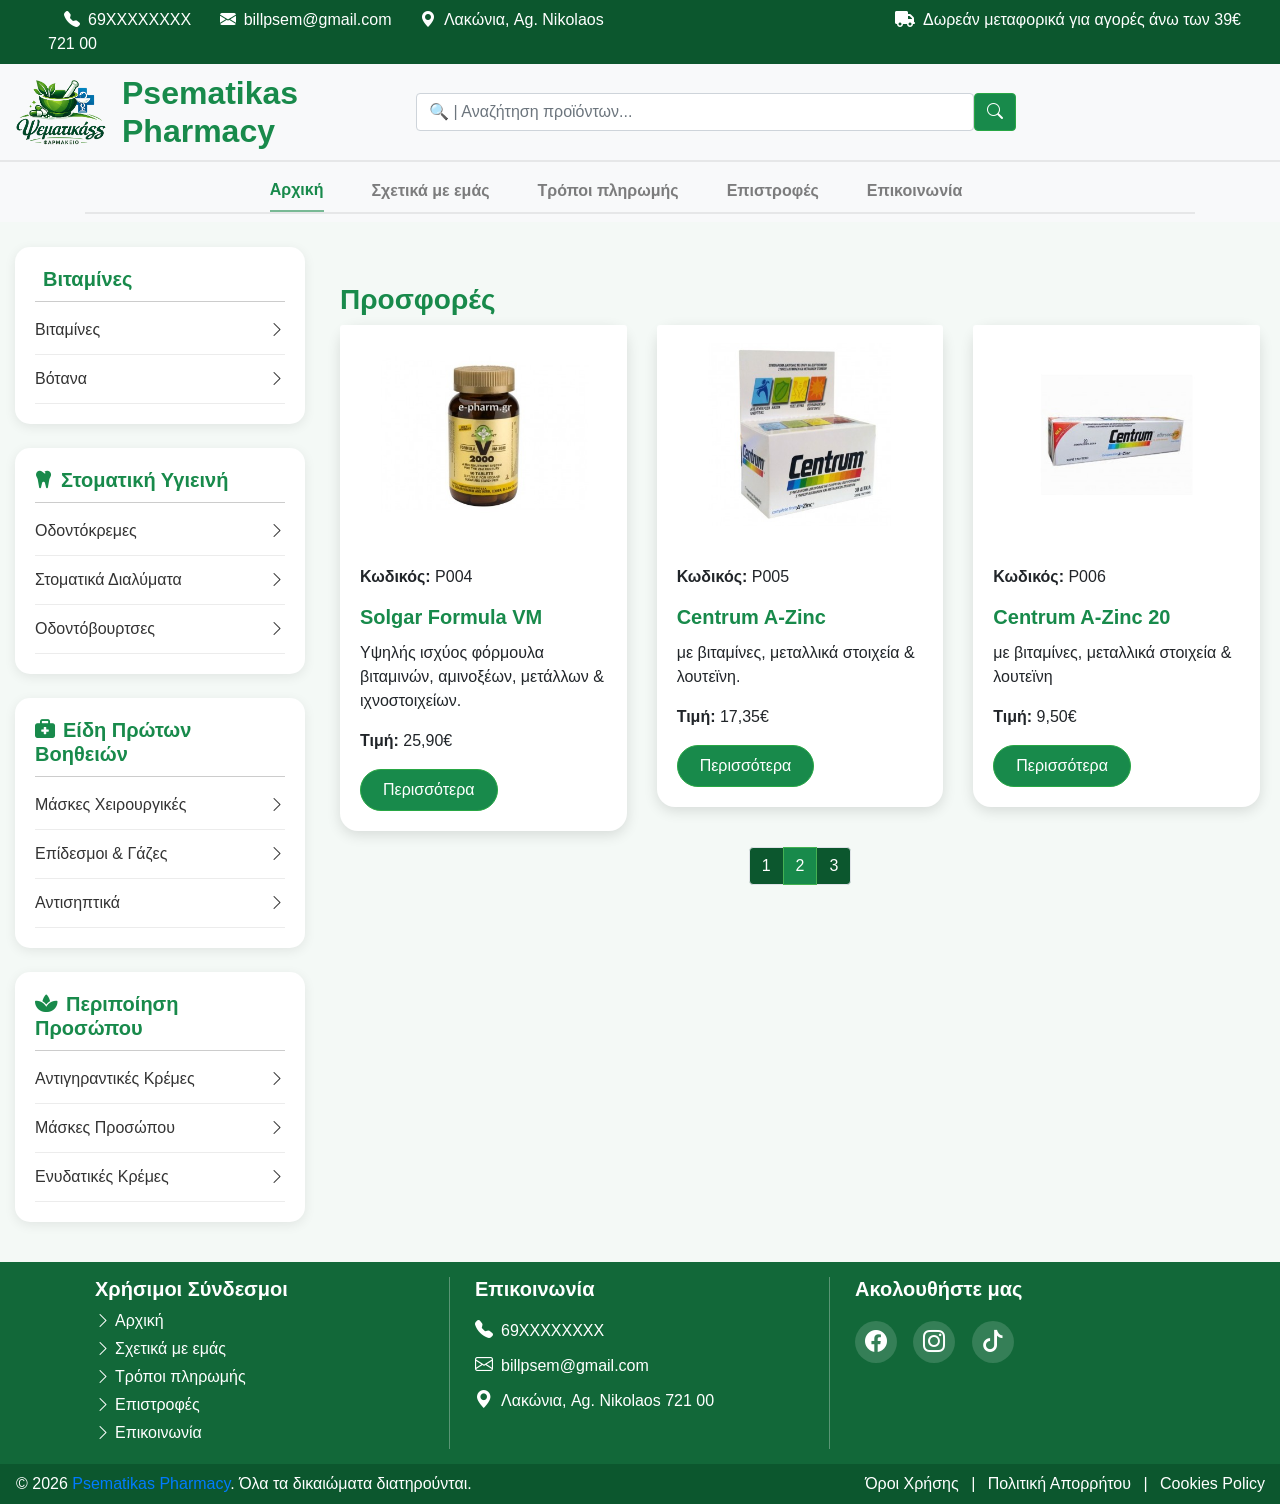
<file: index2.html>
<!doctype html>
<html lang="el">
  <head>
    <!-- Required meta tags -->
    <meta charset="utf-8">
    <meta name="viewport" content="width=device-width, initial-scale=1, shrink-to-fit=no">

    <!-- Bootstrap CSS -->
    <link rel="stylesheet" href="https://cdn.jsdelivr.net/npm/bootstrap-icons@1.13.1/font/bootstrap-icons.min.css">
    <link rel="stylesheet" href="https://cdnjs.cloudflare.com/ajax/libs/font-awesome/6.7.2/css/all.min.css">
    <link rel="stylesheet" href="https://cdn.jsdelivr.net/npm/bootstrap@4.6.1/dist/css/bootstrap.min.css" integrity="sha384-zCbKRCUGaJDkqS1kPbPd7TveP5iyJE0EjAuZQTgFLD2ylzuqKfdKlfG/eSrtxUkn" crossorigin="anonymous">
    <link rel="stylesheet" href="stylle.css">
    <link rel="icon" type="image/png" href="photos/logo.png">

    <title>Psematikas Pharmacy</title>
    
  </head>
  <body>

    <div class="container-fluid footer2 m-0 pt-2 pb-2">
      <div class="row">
        <div class="col-md-6 text-white pl-5 m-0">
          <i class="bi bi-telephone-fill pl-3"></i><a class="pl-2 text-white" href="tel:+3069xxxxxxxx">69XXXXXXXX</a>
          <i class="bi bi-envelope-fill pl-4"></i><a class="pl-2 text-white" href="mailto:billpsem@gmail.com">billpsem@gmail.com</a>
          <i class="bi bi-geo-alt-fill pl-4"></i><a class="pl-2 text-white" href="https://maps.app.goo.gl/M2UrhSYzeYXyH47QA" target="_blank">Λακώνια, Ag. Nikolaos 721 00</a>
        </div>
        <div class="col-md-6 text-white m-0 text-right">
          <p class="m-0 pr-4"><i class="fa-solid fa-truck pr-2"></i>Δωρεάν μεταφορικά για αγορές άνω των 39€</p>
        </div>
      </div>
    </div>

    <nav class="navbar navbar-expand-lg navbar-light bg-light">
      <a class="navbar-brand" href="index.html"><img src="photos/logo.png" width="90" height="70" class="d-inline-block align-top" alt="Pharmacy"></a>
      <h2 class="mb-0 mr-5">Psematikas Pharmacy</h2>

      <div class="container align-items-center">
        <form class="form-inline" style="width: 600px;">
          <input class="form-control flex-grow-1 mr-0" type="search" placeholder="🔍 | Αναζήτηση προϊόντων..." aria-label="Search">
          <button class="btn btn-outline-success my-2 my-sm-0 btn-search" type="submit"><i class="bi bi-search"></i></button>
        </form>
      </div>
    </nav>



    <nav class="navbar navbar-expand-lg navbar-light bg-light border-bar-top">
      <div class="collapse navbar-collapse container justify-content-center" id="navbarSupportedContent">
        <ul class="navbar-nav mr-auto container justify-content-center pr-0 border-bar">
          <li class="nav-item pr-5">
            <a class="nav-link bold-letter active-page active-border pl-0 pr-0" href="index.html">Αρχική</a>
          </li>
          <li class="nav-item pr-5">
            <a class="nav-link bold-letter pl-0 pr-0" href="sxetika.html">Σχετικά με εμάς</a>
          </li>
          <li class="nav-item pr-5">
            <a class="nav-link bold-letter pl-0 pr-0" href="tropoiPliromis.html">Τρόποι πληρωμής</a>
          </li>
          <li class="nav-item pr-5">
            <a class="nav-link bold-letter pl-0 pr-0" href="epistrofes.html">Επιστροφές</a>
          </li>
          <li class="nav-item pr-5">
            <a class="nav-link bold-letter pl-0 pr-0" href="epikoinonia.html">Επικοινωνία</a>
          </li>
        </ul>
      </div>
    </nav>

    <div class="container-fluid">

      <div class="row">
      <div class="col-md-3">

        <div class="category-box mb-4">
            <div class="mb-1" style="border-bottom:1px solid rgba(128, 128, 128, 0.4)">
              <h5>
                <i class="bi bi-leaf-fill mr-2"></i>Βιταμίνες
              </h5>
            </div>
            <a href="products.html" class="category-link">
                <span>Βιταμίνες</span>
                <i class="bi bi-chevron-right"></i>
            </a>
            <a href="products.html" class="category-link">
                <span>Βότανα</span>
                <i class="bi bi-chevron-right"></i>
            </a>
        </div>
        <div class="category-box mb-4">
            <div class="mb-1" style="border-bottom:1px solid rgba(128, 128, 128, 0.4)">
              <h5>
                <i class="fa-solid fa-tooth mr-2"></i>Στοματική Υγιεινή
              </h5>
            </div>
            <a href="products.html" class="category-link">
                <span>Οδοντόκρεμες</span>
                <i class="bi bi-chevron-right"></i>
            </a>
            <a href="products.html" class="category-link">
                <span>Στοματικά Διαλύματα</span>
                <i class="bi bi-chevron-right"></i>
            </a>
            <a href="products.html" class="category-link">
                <span>Οδοντόβουρτσες</span>
                <i class="bi bi-chevron-right"></i>
            </a>
        </div>
        <div class="category-box mb-4">
            <div class="mb-1" style="border-bottom:1px solid rgba(128, 128, 128, 0.4)">
              <h5>
                <i class="fa-solid fa-briefcase-medical mr-2"></i>Είδη Πρώτων Βοηθειών
              </h5>
            </div>
            <a href="products.html" class="category-link">
                <span>Μάσκες Χειρουργικές</span>
                <i class="bi bi-chevron-right"></i>
            </a>
            <a href="products.html" class="category-link">
                <span>Επίδεσμοι & Γάζες</span>
                <i class="bi bi-chevron-right"></i>
            </a>
            <a href="products.html" class="category-link">
                <span>Αντισηπτικά</span>
                <i class="bi bi-chevron-right"></i>
            </a>
        </div>
        <div class="category-box">
            <div class="mb-1" style="border-bottom:1px solid rgba(128, 128, 128, 0.4)">
              <h5>
                <i class="fa-solid fa-spa mr-2"></i>Περιποίηση Προσώπου
              </h5>
            </div>
            <a href="products.html" class="category-link">
                <span>Αντιγηραντικές Κρέμες</span>
                <i class="bi bi-chevron-right"></i>
            </a>
            <a href="products.html" class="category-link">
                <span>Μάσκες Προσώπου</span>
                <i class="bi bi-chevron-right"></i>
            </a>
            <a href="products.html" class="category-link">
                <span>Ενυδατικές Κρέμες</span>
                <i class="bi bi-chevron-right"></i>
            </a>
        </div>
      </div>

          <div class="col-md-9">
            <h3 class="mt-3">Προσφορές</h3>

            <div class="row">
              <div class="col-md-4">
                <div class="card mb-3">
                  <a href="productMore.html">
                  <img src="photos/card4.jpg" class="card-img-top" alt="Solgar Formula VM">
                  </a>
                  <div class="card-body">
                    <p><strong>Κωδικός:</strong> P004</p>
                    <h5 class="card-title">Solgar Formula VM</h5>
                    <p class="card-text">Υψηλής ισχύος φόρμουλα βιταμινών, αμινοξέων, μετάλλων & ιχνοστοιχείων.</p>
                    <p><strong>Τιμή:</strong> 25,90€</p>
                    <a href="productMore.html" class="btn btn-success">Περισσότερα</a>
                  </div>
                </div>
              </div>

              <div class="col-md-4">
                <div class="card mb-3">
                  <a href="productMore.html">
                  <img src="photos/card5.jpg" class="card-img-top" alt="Centrum A-Zinc">
                  </a>
                  <div class="card-body">
                    <p><strong>Κωδικός:</strong> P005</p>
                    <h5 class="card-title">Centrum A-Zinc</h5>
                    <p class="card-text">με βιταμίνες, μεταλλικά στοιχεία & λουτεϊνη.</p>
                    <p><strong>Τιμή:</strong> 17,35€</p>
                    <a href="productMore.html" class="btn btn-success">Περισσότερα</a>
                  </div>
                </div>
              </div>

              <div class="col-md-4">
                <div class="card mb-3">
                  <a href="productMore.html">
                  <img src="photos/card6.jpg" class="card-img-top" alt="Centrum A-Zinc 20">
                  </a>
                  <div class="card-body">
                    <p><strong>Κωδικός:</strong> P006</p>
                    <h5 class="card-title">Centrum A-Zinc 20</h5>
                    <p class="card-text">με βιταμίνες, μεταλλικά στοιχεία & λουτεϊνη</p>
                    <p><strong>Τιμή:</strong> 9,50€</p>
                    <a href="productMore.html" class="btn btn-success">Περισσότερα</a>
                  </div>
                </div>
              </div>
            </div>

              <nav aria-label="Page navigation">
                <ul class="pagination justify-content-center">
                  <li class="page-item">
                    <a class="page-link" href="index.html">1</a>
                  </li>

                  <li class="page-item active">
                    <a class="page-link" href="index2.html">2</a>
                  </li>

                  <li class="page-item">
                    <a class="page-link" href="index3.html">3</a>
                  </li>
                </ul>
              </nav>

          </div>
      </div>
    </div>

    <footer>
      <div class="container">
          <div class="row">
            
              
              <div class="col-md-4 footer-links text-white">
                <h5 class="text-white">Χρήσιμοι Σύνδεσμοι</h5>
                <ul class="navbar-nav mr-auto">
                  <li class="nav-item pb-1">
                    <i class="bi bi-chevron-right"></i><a class="pl-1" href="index.html">Αρχική</a>
                  </li>
                  <li class="nav-item pb-1">
                    <i class="bi bi-chevron-right"></i><a class="pl-1" href="sxetika.html">Σχετικά με εμάς</a>
                  </li>
                  <li class="nav-item pb-1">
                    <i class="bi bi-chevron-right"></i><a class="pl-1" href="tropoiPliromis.html">Τρόποι πληρωμής</a>
                  </li>
                  <li class="nav-item pb-1">
                    <i class="bi bi-chevron-right"></i><a class="pl-1" href="epistrofes.html">Επιστροφές</a>
                  </li>
                  <li class="nav-item pb-1">
                    <i class="bi bi-chevron-right"></i><a class="pl-1" href="epikoinonia.html">Επικοινωνία</a>
                  </li>
                </ul>
              </div>
              <div class="col-md-4 footer-links text-white">
                <h5 class="text-white pb-2">Επικοινωνία</h5>
                <ul class="navbar-nav mr-auto">
                  <li class="nav-item pb-2">
                    <i class="bi bi-telephone-fill" style="font-size: 18px;"></i><a class="pl-2 " href="tel:+3069xxxxxxxx">69XXXXXXXX</a>
                  </li>
                  <li class="nav-item pb-2">
                    <i class="bi bi-envelope" style="font-size: 18px;"></i><a class="pl-2" href="mailto:billpsem@gmail.com">billpsem@gmail.com</a>
                  </li>
                  <li class="nav-item pb-2">
                    <i class="bi bi-geo-alt-fill" style="font-size: 18px;"></i><a class="pl-2" href="https://maps.app.goo.gl/M2UrhSYzeYXyH47QA" target="_blank">Λακώνια, Ag. Nikolaos 721 00</a>
                  </li>
                </ul>
              </div>
              <div class="col-md-3 last-footer ">
                <h5 class="text-white">Ακολουθήστε μας</h5>
                <div class="social-icons">
                  <a href="https://www.facebook.com/" target="_blank"><i class="bi bi-facebook"></i></a>
                  <a href="https://www.instagram.com/" target="_blank"><i class="bi bi-instagram"></i></a>
                  <a href="https://www.tiktok.com/" target="_blank"><i class="bi bi-tiktok"></i></a>
                </div>
              </div>
          </div>
      </div>
    </footer>
    <div class="container-fluid footer2 m-0 pt-2 pb-2">
      <div class="row">
        <div class="col-md-6 text-white m-0 pl-3">
          © 2026 <a href="https://github.com/billpsem" target="_blank">Psematikas Pharmacy</a>. Όλα τα δικαιώματα διατηρούνται.
        </div>
        <div class="col-md-6 text-white text-right m-0">
          <a href="#" class="text-white pr-2">Όροι Χρήσης</a> |
          <a href="#" class="text-white pl-2 pr-2">Πολιτική Απορρήτου</a> |
          <a href="#" class="text-white pl-2">Cookies Policy</a>
        </div>
      </div>
    </div>


  
  
  
  
  
  
    <!-- Option 1: jQuery and Bootstrap Bundle (includes Popper) -->
    <script src="https://cdn.jsdelivr.net/npm/jquery@3.5.1/dist/jquery.slim.min.js" integrity="sha384-DfXdz2htPH0lsSSs5nCTpuj/zy4C+OGpamoFVy38MVBnE+IbbVYUew+OrCXaRkfj" crossorigin="anonymous"></script>
    <script src="https://cdn.jsdelivr.net/npm/bootstrap@4.6.1/dist/js/bootstrap.bundle.min.js" integrity="sha384-fQybjgWLrvvRgtW6bFlB7jaZrFsaBXjsOMm/tB9LTS58ONXgqbR9W8oWht/amnpF" crossorigin="anonymous"></script>

  </body>
</html>
</file>
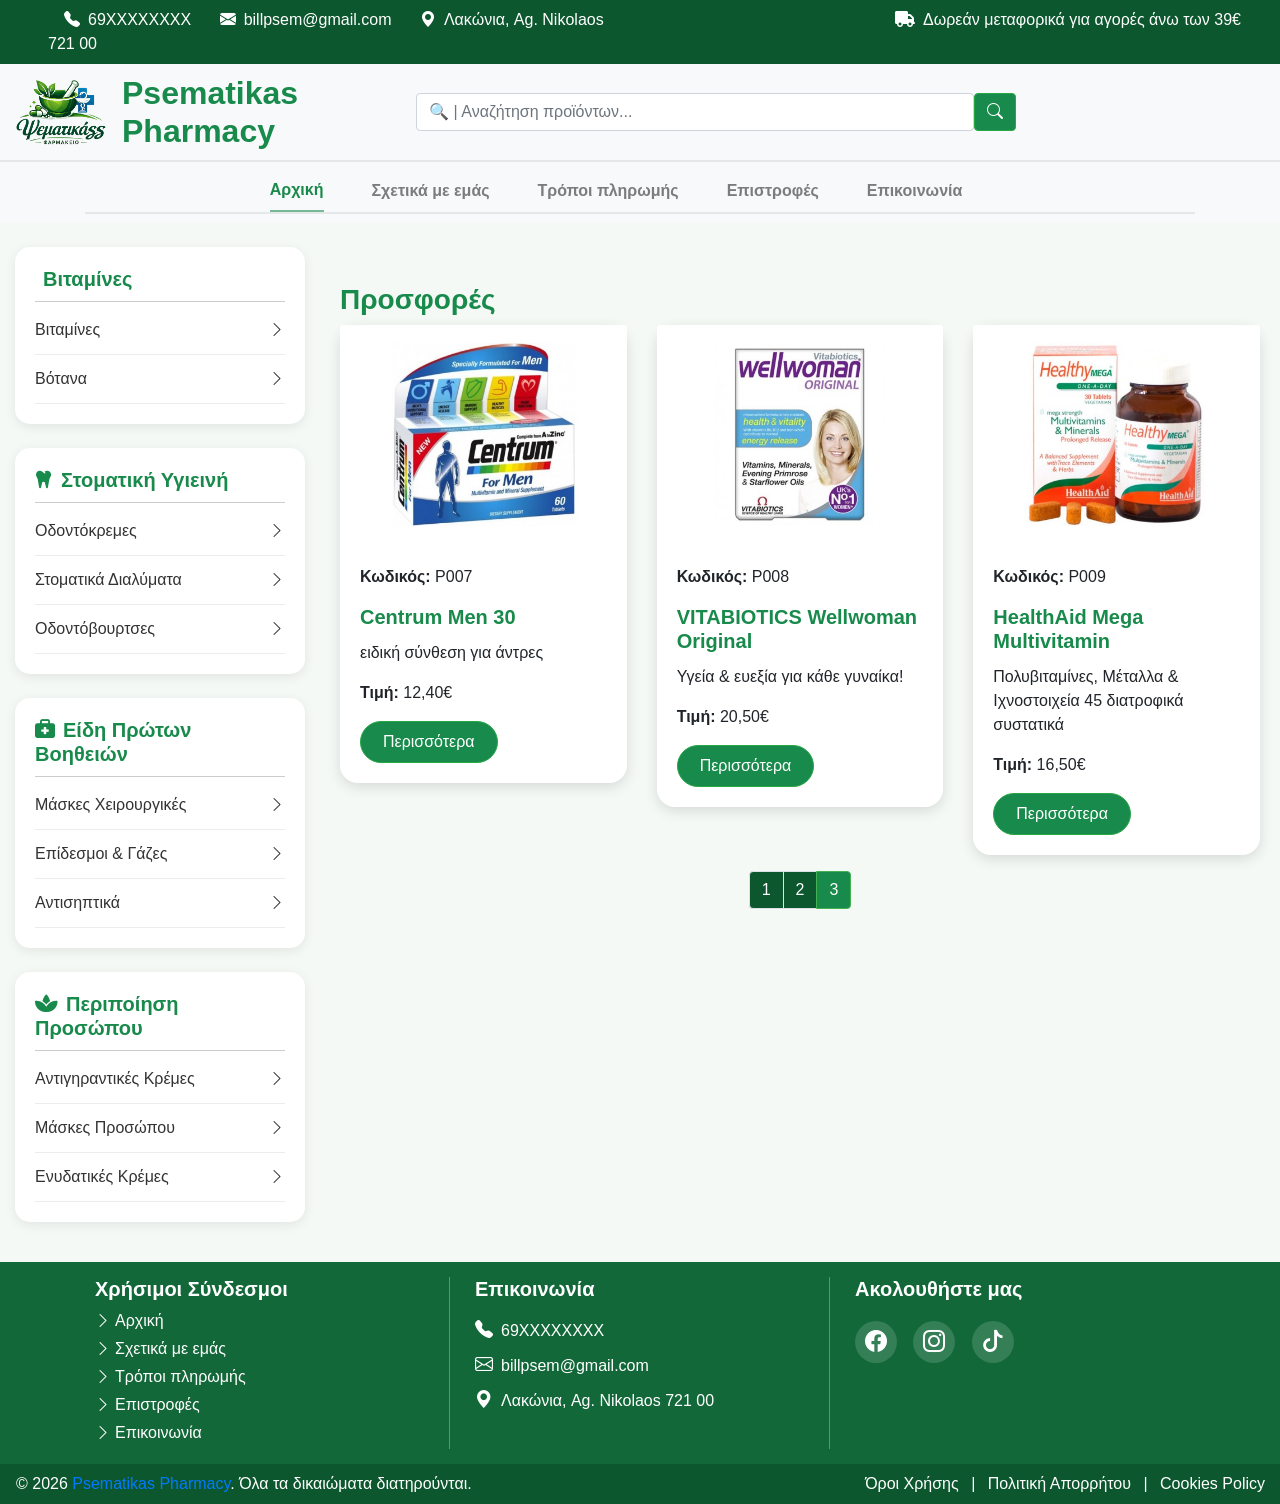
<file: index3.html>
<!doctype html>
<html lang="el">
  <head>
    <!-- Required meta tags -->
    <meta charset="utf-8">
    <meta name="viewport" content="width=device-width, initial-scale=1, shrink-to-fit=no">

    <!-- Bootstrap CSS -->
    <link rel="stylesheet" href="https://cdn.jsdelivr.net/npm/bootstrap-icons@1.13.1/font/bootstrap-icons.min.css">
    <link rel="stylesheet" href="https://cdnjs.cloudflare.com/ajax/libs/font-awesome/6.7.2/css/all.min.css">
    <link rel="stylesheet" href="https://cdn.jsdelivr.net/npm/bootstrap@4.6.1/dist/css/bootstrap.min.css" integrity="sha384-zCbKRCUGaJDkqS1kPbPd7TveP5iyJE0EjAuZQTgFLD2ylzuqKfdKlfG/eSrtxUkn" crossorigin="anonymous">
    <link rel="stylesheet" href="stylle.css">
    <link rel="icon" type="image/png" href="photos/logo.png">

    <title>Psematikas Pharmacy</title>
    
  </head>
  <body>

    <div class="container-fluid footer2 m-0 pt-2 pb-2">
      <div class="row">
        <div class="col-md-6 text-white pl-5 m-0">
          <i class="bi bi-telephone-fill pl-3"></i><a class="pl-2 text-white" href="tel:+3069xxxxxxxx">69XXXXXXXX</a>
          <i class="bi bi-envelope-fill pl-4"></i><a class="pl-2 text-white" href="mailto:billpsem@gmail.com">billpsem@gmail.com</a>
          <i class="bi bi-geo-alt-fill pl-4"></i><a class="pl-2 text-white" href="https://maps.app.goo.gl/M2UrhSYzeYXyH47QA" target="_blank">Λακώνια, Ag. Nikolaos 721 00</a>
        </div>
        <div class="col-md-6 text-white m-0 text-right">
          <p class="m-0 pr-4"><i class="fa-solid fa-truck pr-2"></i>Δωρεάν μεταφορικά για αγορές άνω των 39€</p>
        </div>
      </div>
    </div>

    <nav class="navbar navbar-expand-lg navbar-light bg-light">
      <a class="navbar-brand" href="index.html"><img src="photos/logo.png" width="90" height="70" class="d-inline-block align-top" alt="Pharmacy"></a>
      <h2 class="mb-0 mr-5">Psematikas Pharmacy</h2>

      <div class="container align-items-center">
        <form class="form-inline" style="width: 600px;">
          <input class="form-control flex-grow-1 mr-0" type="search" placeholder="🔍 | Αναζήτηση προϊόντων..." aria-label="Search">
          <button class="btn btn-outline-success my-2 my-sm-0 btn-search" type="submit"><i class="bi bi-search"></i></button>
        </form>
      </div>
    </nav>



    <nav class="navbar navbar-expand-lg navbar-light bg-light border-bar-top">
      <div class="collapse navbar-collapse container justify-content-center" id="navbarSupportedContent">
        <ul class="navbar-nav mr-auto container justify-content-center pr-0 border-bar">
          <li class="nav-item pr-5">
            <a class="nav-link bold-letter active-page active-border pl-0 pr-0" href="index.html">Αρχική</a>
          </li>
          <li class="nav-item pr-5">
            <a class="nav-link bold-letter pl-0 pr-0" href="sxetika.html">Σχετικά με εμάς</a>
          </li>
          <li class="nav-item pr-5">
            <a class="nav-link bold-letter pl-0 pr-0" href="tropoiPliromis.html">Τρόποι πληρωμής</a>
          </li>
          <li class="nav-item pr-5">
            <a class="nav-link bold-letter pl-0 pr-0" href="epistrofes.html">Επιστροφές</a>
          </li>
          <li class="nav-item pr-5">
            <a class="nav-link bold-letter pl-0 pr-0" href="epikoinonia.html">Επικοινωνία</a>
          </li>
        </ul>
      </div>
    </nav>

    <div class="container-fluid">

      <div class="row">

          <div class="col-md-3">

        <div class="category-box mb-4">
            <div class="mb-1" style="border-bottom:1px solid rgba(128, 128, 128, 0.4)">
              <h5>
                <i class="bi bi-leaf-fill mr-2"></i>Βιταμίνες
              </h5>
            </div>
            <a href="products.html" class="category-link">
                <span>Βιταμίνες</span>
                <i class="bi bi-chevron-right"></i>
            </a>
            <a href="products.html" class="category-link">
                <span>Βότανα</span>
                <i class="bi bi-chevron-right"></i>
            </a>
        </div>
        <div class="category-box mb-4">
            <div class="mb-1" style="border-bottom:1px solid rgba(128, 128, 128, 0.4)">
              <h5>
                <i class="fa-solid fa-tooth mr-2"></i>Στοματική Υγιεινή
              </h5>
            </div>
            <a href="products.html" class="category-link">
                <span>Οδοντόκρεμες</span>
                <i class="bi bi-chevron-right"></i>
            </a>
            <a href="products.html" class="category-link">
                <span>Στοματικά Διαλύματα</span>
                <i class="bi bi-chevron-right"></i>
            </a>
            <a href="products.html" class="category-link">
                <span>Οδοντόβουρτσες</span>
                <i class="bi bi-chevron-right"></i>
            </a>
        </div>
        <div class="category-box mb-4">
            <div class="mb-1" style="border-bottom:1px solid rgba(128, 128, 128, 0.4)">
              <h5>
                <i class="fa-solid fa-briefcase-medical mr-2"></i>Είδη Πρώτων Βοηθειών
              </h5>
            </div>
            <a href="products.html" class="category-link">
                <span>Μάσκες Χειρουργικές</span>
                <i class="bi bi-chevron-right"></i>
            </a>
            <a href="products.html" class="category-link">
                <span>Επίδεσμοι & Γάζες</span>
                <i class="bi bi-chevron-right"></i>
            </a>
            <a href="products.html" class="category-link">
                <span>Αντισηπτικά</span>
                <i class="bi bi-chevron-right"></i>
            </a>
        </div>
        <div class="category-box">
            <div class="mb-1" style="border-bottom:1px solid rgba(128, 128, 128, 0.4)">
              <h5>
                <i class="fa-solid fa-spa mr-2"></i>Περιποίηση Προσώπου
              </h5>
            </div>
            <a href="products.html" class="category-link">
                <span>Αντιγηραντικές Κρέμες</span>
                <i class="bi bi-chevron-right"></i>
            </a>
            <a href="products.html" class="category-link">
                <span>Μάσκες Προσώπου</span>
                <i class="bi bi-chevron-right"></i>
            </a>
            <a href="products.html" class="category-link">
                <span>Ενυδατικές Κρέμες</span>
                <i class="bi bi-chevron-right"></i>
            </a>
        </div>
      </div>

          <div class="col-md-9">
            <h3 class="mt-3">Προσφορές</h3>

            <div class="row">
              <div class="col-md-4">
                <div class="card mb-3">
                  <a href="productMore.html">
                  <img src="photos/card7.jpg" class="card-img-top" alt="Centrum Men 30">
                  </a>
                  <div class="card-body">
                    <p><strong>Κωδικός:</strong> P007</p>
                    <h5 class="card-title">Centrum Men 30</h5>
                    <p class="card-text">ειδική σύνθεση για άντρες</p>
                    <p><strong>Τιμή:</strong> 12,40€</p>
                    <a href="productMore.html" class="btn btn-success">Περισσότερα</a>
                  </div>
                </div>
              </div>

              <div class="col-md-4">
                <div class="card mb-3">
                  <a href="productMore.html">
                  <img src="photos/card8.jpg" class="card-img-top" alt="VITABIOTICS Wellwoman Original">
                  </a>
                  <div class="card-body">
                    <p><strong>Κωδικός:</strong> P008</p>
                    <h5 class="card-title">VITABIOTICS Wellwoman Original</h5>
                    <p class="card-text">Υγεία & ευεξία για κάθε γυναίκα!</p>
                    <p><strong>Τιμή:</strong> 20,50€</p>
                    <a href="productMore.html" class="btn btn-success">Περισσότερα</a>
                  </div>
                </div>
              </div>

              <div class="col-md-4">
                <div class="card mb-3">
                  <a href="productMore.html">
                  <img src="photos/card9.jpg" class="card-img-top" alt="HealthAid Mega Multivitamin">
                  </a>
                  <div class="card-body">
                    <p><strong>Κωδικός:</strong> P009</p>
                    <h5 class="card-title">HealthAid Mega Multivitamin</h5>
                    <p class="card-text">Πολυβιταμίνες, Μέταλλα & Ιχνοστοιχεία 45 διατροφικά συστατικά</p>
                    <p><strong>Τιμή:</strong> 16,50€</p>
                    <a href="productMore.html" class="btn btn-success">Περισσότερα</a>
                  </div>
                </div>
              </div>

            </div>

            <nav aria-label="Page navigation">
              <ul class="pagination justify-content-center">
                <li class="page-item">
                  <a class="page-link" href="index.html">1</a>
                </li>

                <li class="page-item">
                  <a class="page-link" href="index2.html">2</a>
                </li>

                <li class="page-item active">
                  <a class="page-link" href="index3.html">3</a>
                </li>
              </ul>
            </nav>

          </div>
      </div>
    </div>

    <footer>
      <div class="container">
          <div class="row">
            
              
              <div class="col-md-4 footer-links text-white">
                <h5 class="text-white">Χρήσιμοι Σύνδεσμοι</h5>
                <ul class="navbar-nav mr-auto">
                  <li class="nav-item pb-1">
                    <i class="bi bi-chevron-right"></i><a class="pl-1" href="index.html">Αρχική</a>
                  </li>
                  <li class="nav-item pb-1">
                    <i class="bi bi-chevron-right"></i><a class="pl-1" href="sxetika.html">Σχετικά με εμάς</a>
                  </li>
                  <li class="nav-item pb-1">
                    <i class="bi bi-chevron-right"></i><a class="pl-1" href="tropoiPliromis.html">Τρόποι πληρωμής</a>
                  </li>
                  <li class="nav-item pb-1">
                    <i class="bi bi-chevron-right"></i><a class="pl-1" href="epistrofes.html">Επιστροφές</a>
                  </li>
                  <li class="nav-item pb-1">
                    <i class="bi bi-chevron-right"></i><a class="pl-1" href="epikoinonia.html">Επικοινωνία</a>
                  </li>
                </ul>
              </div>
              <div class="col-md-4 footer-links text-white">
                <h5 class="text-white pb-2">Επικοινωνία</h5>
                <ul class="navbar-nav mr-auto">
                  <li class="nav-item pb-2">
                    <i class="bi bi-telephone-fill" style="font-size: 18px;"></i><a class="pl-2 " href="tel:+3069xxxxxxxx">69XXXXXXXX</a>
                  </li>
                  <li class="nav-item pb-2">
                    <i class="bi bi-envelope" style="font-size: 18px;"></i><a class="pl-2" href="mailto:billpsem@gmail.com">billpsem@gmail.com</a>
                  </li>
                  <li class="nav-item pb-2">
                    <i class="bi bi-geo-alt-fill" style="font-size: 18px;"></i><a class="pl-2" href="https://maps.app.goo.gl/M2UrhSYzeYXyH47QA" target="_blank">Λακώνια, Ag. Nikolaos 721 00</a>
                  </li>
                </ul>
              </div>
              <div class="col-md-3 last-footer ">
                <h5 class="text-white">Ακολουθήστε μας</h5>
                <div class="social-icons">
                  <a href="https://www.facebook.com/" target="_blank"><i class="bi bi-facebook"></i></a>
                  <a href="https://www.instagram.com/" target="_blank"><i class="bi bi-instagram"></i></a>
                  <a href="https://www.tiktok.com/" target="_blank"><i class="bi bi-tiktok"></i></a>
                </div>
              </div>
          </div>
      </div>
    </footer>
    <div class="container-fluid footer2 m-0 pt-2 pb-2">
      <div class="row">
        <div class="col-md-6 text-white m-0 pl-3">
          © 2026 <a href="https://github.com/billpsem" target="_blank">Psematikas Pharmacy</a>. Όλα τα δικαιώματα διατηρούνται.
        </div>
        <div class="col-md-6 text-white text-right m-0">
          <a href="#" class="text-white pr-2">Όροι Χρήσης</a> |
          <a href="#" class="text-white pl-2 pr-2">Πολιτική Απορρήτου</a> |
          <a href="#" class="text-white pl-2">Cookies Policy</a>
        </div>
      </div>
    </div>


  
  
  
  
  
  
    <!-- Option 1: jQuery and Bootstrap Bundle (includes Popper) -->
    <script src="https://cdn.jsdelivr.net/npm/jquery@3.5.1/dist/jquery.slim.min.js" integrity="sha384-DfXdz2htPH0lsSSs5nCTpuj/zy4C+OGpamoFVy38MVBnE+IbbVYUew+OrCXaRkfj" crossorigin="anonymous"></script>
    <script src="https://cdn.jsdelivr.net/npm/bootstrap@4.6.1/dist/js/bootstrap.bundle.min.js" integrity="sha384-fQybjgWLrvvRgtW6bFlB7jaZrFsaBXjsOMm/tB9LTS58ONXgqbR9W8oWht/amnpF" crossorigin="anonymous"></script>

  </body>
</html>
</file>
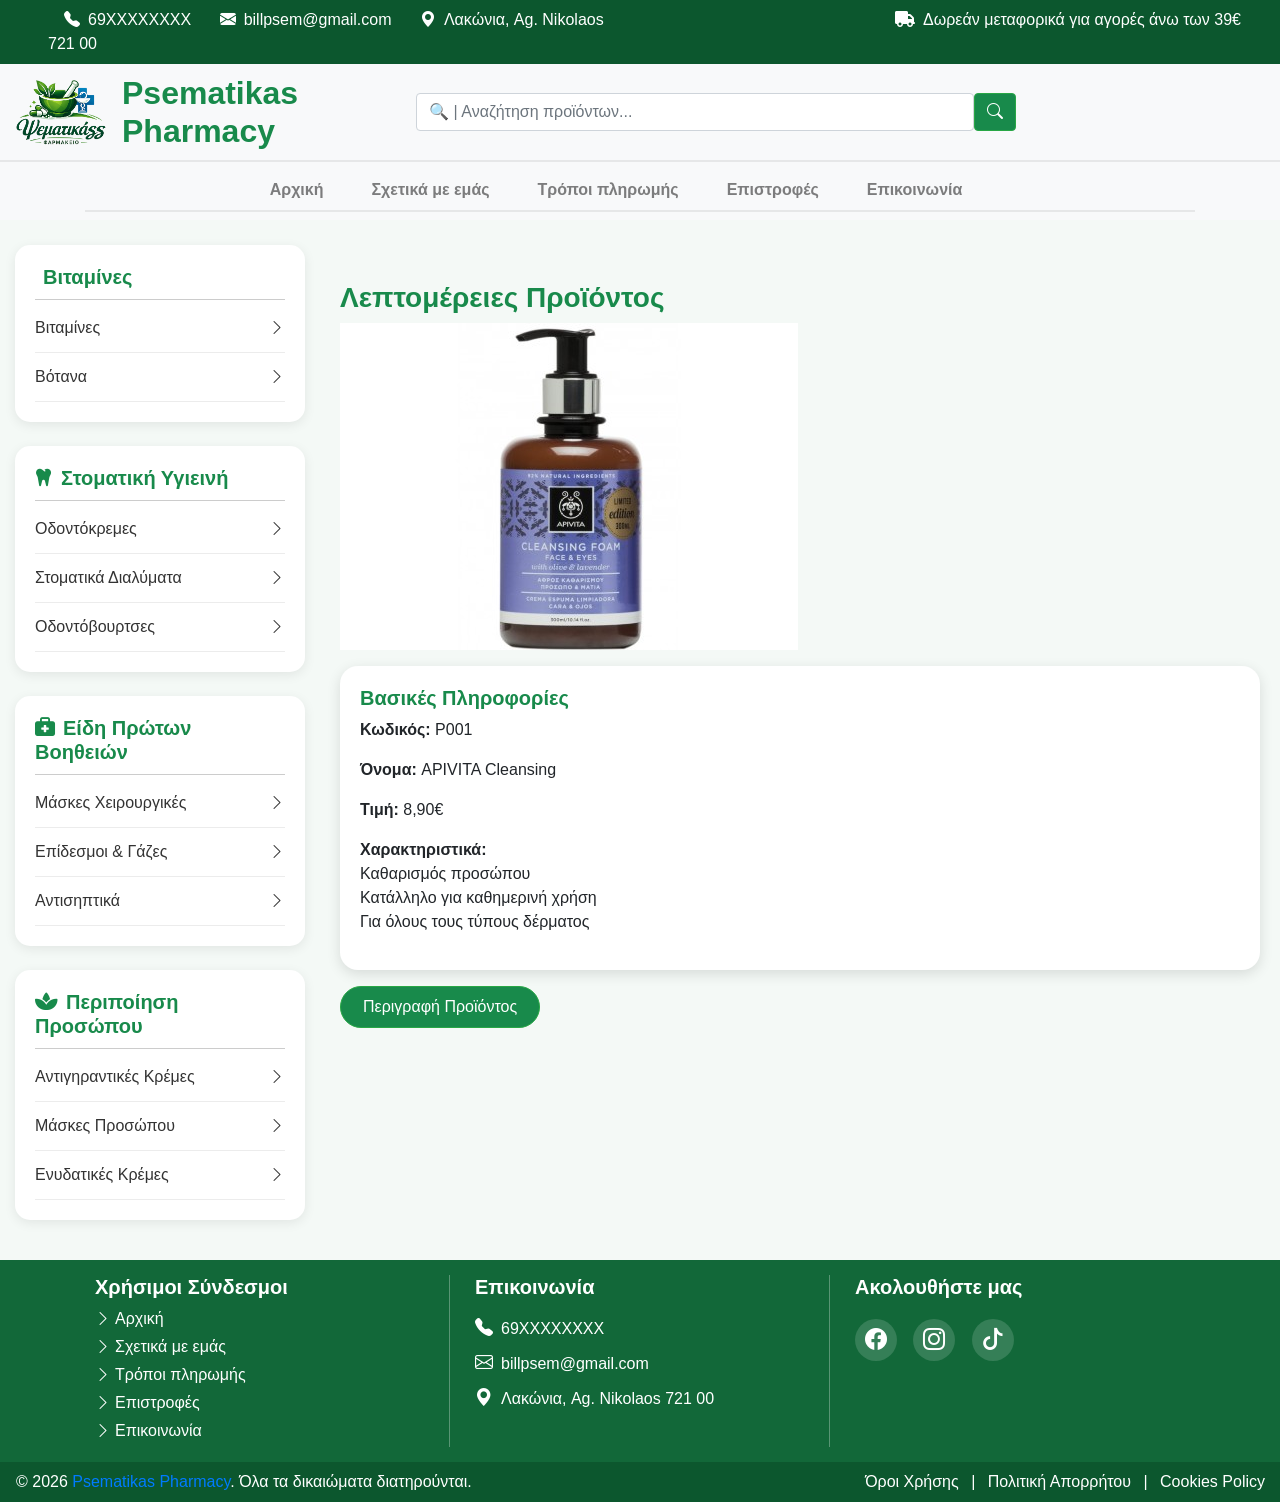
<file: productMore.html>
<!doctype html>
<html lang="el">
  <head>
    <!-- Required meta tags -->
    <meta charset="utf-8">
    <meta name="viewport" content="width=device-width, initial-scale=1, shrink-to-fit=no">

    <!-- Bootstrap CSS -->
    <link rel="stylesheet" href="https://cdn.jsdelivr.net/npm/bootstrap-icons@1.13.1/font/bootstrap-icons.min.css">
    <link rel="stylesheet" href="https://cdnjs.cloudflare.com/ajax/libs/font-awesome/6.7.2/css/all.min.css">
    <link rel="stylesheet" href="https://cdn.jsdelivr.net/npm/bootstrap@4.6.1/dist/css/bootstrap.min.css" integrity="sha384-zCbKRCUGaJDkqS1kPbPd7TveP5iyJE0EjAuZQTgFLD2ylzuqKfdKlfG/eSrtxUkn" crossorigin="anonymous">
    <link rel="stylesheet" href="stylle.css">
    <link rel="icon" type="image/png" href="photos/logo.png">

    <title>Psematikas Pharmacy</title>
    
  </head>
  <body>

    <div class="container-fluid footer2 m-0 pt-2 pb-2">
      <div class="row">
        <div class="col-md-6 text-white pl-5 m-0">
          <i class="bi bi-telephone-fill pl-3"></i><a class="pl-2 text-white" href="tel:+3069xxxxxxxx">69XXXXXXXX</a>
          <i class="bi bi-envelope-fill pl-4"></i><a class="pl-2 text-white" href="mailto:billpsem@gmail.com">billpsem@gmail.com</a>
          <i class="bi bi-geo-alt-fill pl-4"></i><a class="pl-2 text-white" href="https://maps.app.goo.gl/M2UrhSYzeYXyH47QA" target="_blank">Λακώνια, Ag. Nikolaos 721 00</a>
        </div>
        <div class="col-md-6 text-white m-0 text-right">
          <p class="m-0 pr-4"><i class="fa-solid fa-truck pr-2"></i>Δωρεάν μεταφορικά για αγορές άνω των 39€</p>
        </div>
      </div>
    </div>

    <nav class="navbar navbar-expand-lg navbar-light bg-light">
      <a class="navbar-brand" href="index.html"><img src="photos/logo.png" width="90" height="70" class="d-inline-block align-top" alt="Pharmacy"></a>
      <h2 class="mb-0 mr-5">Psematikas Pharmacy</h2>

      <div class="container align-items-center">
        <form class="form-inline" style="width: 600px;">
          <input class="form-control flex-grow-1 mr-0" type="search" placeholder="🔍 | Αναζήτηση προϊόντων..." aria-label="Search">
          <button class="btn btn-outline-success my-2 my-sm-0 btn-search" type="submit"><i class="bi bi-search"></i></button>
        </form>
      </div>
    </nav>



    <nav class="navbar navbar-expand-lg navbar-light bg-light border-bar-top">
      <div class="collapse navbar-collapse container justify-content-center" id="navbarSupportedContent">
        <ul class="navbar-nav mr-auto container justify-content-center pr-0 border-bar">
          <li class="nav-item pr-5">
            <a class="nav-link bold-letter pl-0 pr-0" href="index.html">Αρχική</a>
          </li>
          <li class="nav-item pr-5">
            <a class="nav-link bold-letter pl-0 pr-0" href="sxetika.html">Σχετικά με εμάς</a>
          </li>
          <li class="nav-item pr-5">
            <a class="nav-link bold-letter pl-0 pr-0" href="tropoiPliromis.html">Τρόποι πληρωμής</a>
          </li>
          <li class="nav-item pr-5">
            <a class="nav-link bold-letter pl-0 pr-0" href="epistrofes.html">Επιστροφές</a>
          </li>
          <li class="nav-item pr-5">
            <a class="nav-link bold-letter pl-0 pr-0" href="epikoinonia.html">Επικοινωνία</a>
          </li>
        </ul>
      </div>
    </nav>

    <div class="container-fluid">

      <div class="row">

          <div class="col-md-3">

        <div class="category-box mb-4">
            <div class="mb-1" style="border-bottom:1px solid rgba(128, 128, 128, 0.4)">
              <h5>
                <i class="bi bi-leaf-fill mr-2"></i>Βιταμίνες
              </h5>
            </div>
            <a href="products.html" class="category-link">
                <span>Βιταμίνες</span>
                <i class="bi bi-chevron-right"></i>
            </a>
            <a href="products.html" class="category-link">
                <span>Βότανα</span>
                <i class="bi bi-chevron-right"></i>
            </a>
        </div>
        <div class="category-box mb-4">
            <div class="mb-1" style="border-bottom:1px solid rgba(128, 128, 128, 0.4)">
              <h5>
                <i class="fa-solid fa-tooth mr-2"></i>Στοματική Υγιεινή
              </h5>
            </div>
            <a href="products.html" class="category-link">
                <span>Οδοντόκρεμες</span>
                <i class="bi bi-chevron-right"></i>
            </a>
            <a href="products.html" class="category-link">
                <span>Στοματικά Διαλύματα</span>
                <i class="bi bi-chevron-right"></i>
            </a>
            <a href="products.html" class="category-link">
                <span>Οδοντόβουρτσες</span>
                <i class="bi bi-chevron-right"></i>
            </a>
        </div>
        <div class="category-box mb-4">
            <div class="mb-1" style="border-bottom:1px solid rgba(128, 128, 128, 0.4)">
              <h5>
                <i class="fa-solid fa-briefcase-medical mr-2"></i>Είδη Πρώτων Βοηθειών
              </h5>
            </div>
            <a href="products.html" class="category-link">
                <span>Μάσκες Χειρουργικές</span>
                <i class="bi bi-chevron-right"></i>
            </a>
            <a href="products.html" class="category-link">
                <span>Επίδεσμοι & Γάζες</span>
                <i class="bi bi-chevron-right"></i>
            </a>
            <a href="products.html" class="category-link">
                <span>Αντισηπτικά</span>
                <i class="bi bi-chevron-right"></i>
            </a>
        </div>
        <div class="category-box">
            <div class="mb-1" style="border-bottom:1px solid rgba(128, 128, 128, 0.4)">
              <h5>
                <i class="fa-solid fa-spa mr-2"></i>Περιποίηση Προσώπου
              </h5>
            </div>
            <a href="products.html" class="category-link">
                <span>Αντιγηραντικές Κρέμες</span>
                <i class="bi bi-chevron-right"></i>
            </a>
            <a href="products.html" class="category-link">
                <span>Μάσκες Προσώπου</span>
                <i class="bi bi-chevron-right"></i>
            </a>
            <a href="products.html" class="category-link">
                <span>Ενυδατικές Κρέμες</span>
                <i class="bi bi-chevron-right"></i>
            </a>
        </div>
      </div>

        <div class="col-md-9">
          <h3 class="mt-3">Λεπτομέρειες Προϊόντος</h3>
          <img src="photos/card1.jpg" class="img-fluid mb-3" alt="APIVITA Cleansing">
          <div class="card mb-3">
            <div class="card-body">
              <h5>Βασικές Πληροφορίες</h5>
              <p><strong>Κωδικός:</strong> P001</p>
              <p><strong>Όνομα:</strong> APIVITA Cleansing</p>
              <p><strong>Τιμή:</strong> 8,90€</p>
              <p>
                <strong>Χαρακτηριστικά:</strong><br>
                Καθαρισμός προσώπου<br>
                Κατάλληλο για καθημερινή χρήση<br>
                Για όλους τους τύπους δέρματος
              </p>
            </div>
          </div>
          
          <p>
            <a class="btn btn-success"
              data-toggle="collapse"
              href="#description">
              Περιγραφή Προϊόντος
            </a>
          </p>
          <div class="collapse" id="description">
            <div class="card card-body">
              Το APIVITA Cleansing είναι ένας απαλός κρεμώδης αφρός
              που καθαρίζει αποτελεσματικά το πρόσωπο και τα μάτια
              απομακρύνοντας ρύπους και μακιγιάζ.
            </div>
          </div>
        </div>

      </div>
    </div>

    <footer>
      <div class="container">
          <div class="row">
            
              
              <div class="col-md-4 footer-links text-white">
                <h5 class="text-white">Χρήσιμοι Σύνδεσμοι</h5>
                <ul class="navbar-nav mr-auto">
                  <li class="nav-item pb-1">
                    <i class="bi bi-chevron-right"></i><a class="pl-1" href="index.html">Αρχική</a>
                  </li>
                  <li class="nav-item pb-1">
                    <i class="bi bi-chevron-right"></i><a class="pl-1" href="sxetika.html">Σχετικά με εμάς</a>
                  </li>
                  <li class="nav-item pb-1">
                    <i class="bi bi-chevron-right"></i><a class="pl-1" href="tropoiPliromis.html">Τρόποι πληρωμής</a>
                  </li>
                  <li class="nav-item pb-1">
                    <i class="bi bi-chevron-right"></i><a class="pl-1" href="epistrofes.html">Επιστροφές</a>
                  </li>
                  <li class="nav-item pb-1">
                    <i class="bi bi-chevron-right"></i><a class="pl-1" href="epikoinonia.html">Επικοινωνία</a>
                  </li>
                </ul>
              </div>
              <div class="col-md-4 footer-links text-white">
                <h5 class="text-white pb-2">Επικοινωνία</h5>
                <ul class="navbar-nav mr-auto">
                  <li class="nav-item pb-2">
                    <i class="bi bi-telephone-fill" style="font-size: 18px;"></i><a class="pl-2 " href="tel:+3069xxxxxxxx">69XXXXXXXX</a>
                  </li>
                  <li class="nav-item pb-2">
                    <i class="bi bi-envelope" style="font-size: 18px;"></i><a class="pl-2" href="mailto:billpsem@gmail.com">billpsem@gmail.com</a>
                  </li>
                  <li class="nav-item pb-2">
                    <i class="bi bi-geo-alt-fill" style="font-size: 18px;"></i><a class="pl-2" href="https://maps.app.goo.gl/M2UrhSYzeYXyH47QA" target="_blank">Λακώνια, Ag. Nikolaos 721 00</a>
                  </li>
                </ul>
              </div>
              <div class="col-md-3 last-footer ">
                <h5 class="text-white">Ακολουθήστε μας</h5>
                <div class="social-icons">
                  <a href="https://www.facebook.com/" target="_blank"><i class="bi bi-facebook"></i></a>
                  <a href="https://www.instagram.com/" target="_blank"><i class="bi bi-instagram"></i></a>
                  <a href="https://www.tiktok.com/" target="_blank"><i class="bi bi-tiktok"></i></a>
                </div>
              </div>
          </div>
      </div>
    </footer>
    <div class="container-fluid footer2 m-0 pt-2 pb-2">
      <div class="row">
        <div class="col-md-6 text-white m-0 pl-3">
          © 2026 <a href="https://github.com/billpsem" target="_blank">Psematikas Pharmacy</a>. Όλα τα δικαιώματα διατηρούνται.
        </div>
        <div class="col-md-6 text-white text-right m-0">
          <a href="#" class="text-white pr-2">Όροι Χρήσης</a> |
          <a href="#" class="text-white pl-2 pr-2">Πολιτική Απορρήτου</a> |
          <a href="#" class="text-white pl-2">Cookies Policy</a>
        </div>
      </div>
    </div>


  
  
  
  
  
  
    <!-- Option 1: jQuery and Bootstrap Bundle (includes Popper) -->
    <script src="https://cdn.jsdelivr.net/npm/jquery@3.5.1/dist/jquery.slim.min.js" integrity="sha384-DfXdz2htPH0lsSSs5nCTpuj/zy4C+OGpamoFVy38MVBnE+IbbVYUew+OrCXaRkfj" crossorigin="anonymous"></script>
    <script src="https://cdn.jsdelivr.net/npm/bootstrap@4.6.1/dist/js/bootstrap.bundle.min.js" integrity="sha384-fQybjgWLrvvRgtW6bFlB7jaZrFsaBXjsOMm/tB9LTS58ONXgqbR9W8oWht/amnpF" crossorigin="anonymous"></script>

  </body>
</html>
</file>
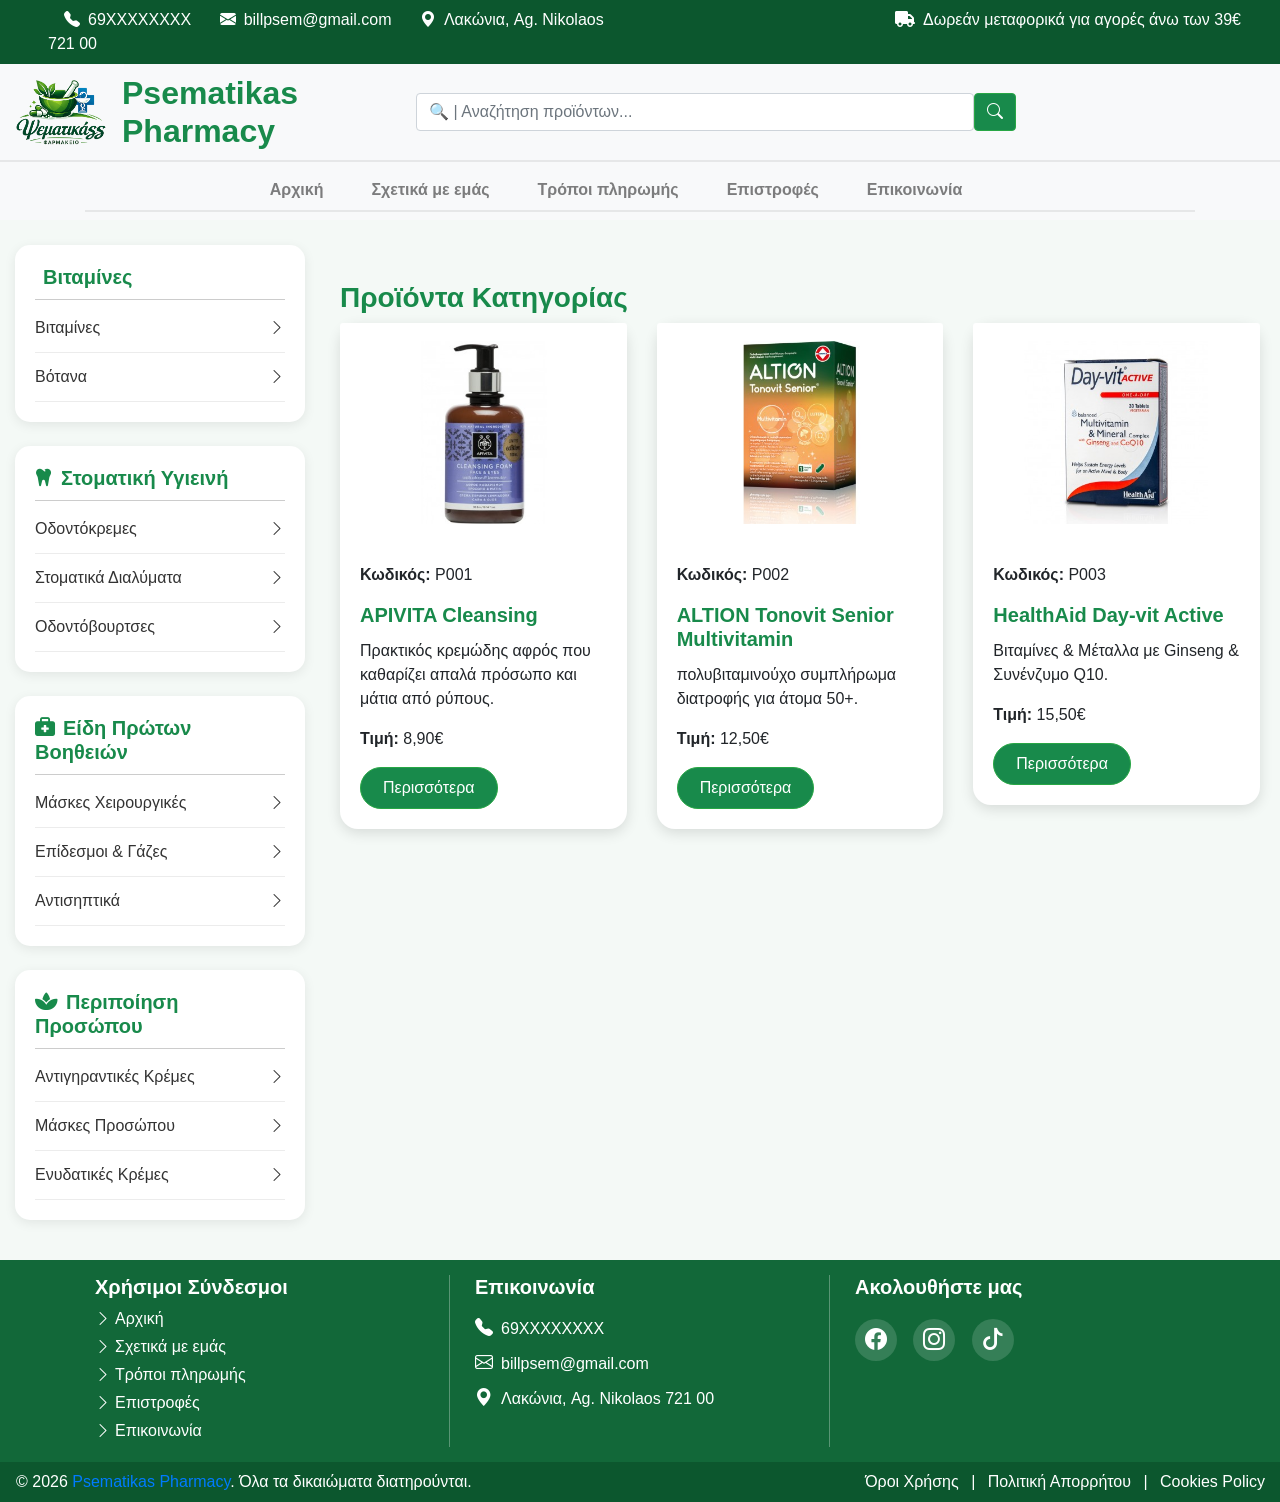
<file: products.html>
<!doctype html>
<html lang="el">
  <head>
    <!-- Required meta tags -->
    <meta charset="utf-8">
    <meta name="viewport" content="width=device-width, initial-scale=1, shrink-to-fit=no">

    <!-- Bootstrap CSS -->
    <link rel="stylesheet" href="https://cdn.jsdelivr.net/npm/bootstrap-icons@1.13.1/font/bootstrap-icons.min.css">
    <link rel="stylesheet" href="https://cdnjs.cloudflare.com/ajax/libs/font-awesome/6.7.2/css/all.min.css">
    <link rel="stylesheet" href="https://cdn.jsdelivr.net/npm/bootstrap@4.6.1/dist/css/bootstrap.min.css" integrity="sha384-zCbKRCUGaJDkqS1kPbPd7TveP5iyJE0EjAuZQTgFLD2ylzuqKfdKlfG/eSrtxUkn" crossorigin="anonymous">
    <link rel="stylesheet" href="stylle.css">
    <link rel="icon" type="image/png" href="photos/logo.png">

    <title>Psematikas Pharmacy</title>
    
  </head>
  <body>

    <div class="container-fluid footer2 m-0 pt-2 pb-2">
      <div class="row">
        <div class="col-md-6 text-white pl-5 m-0">
          <i class="bi bi-telephone-fill pl-3"></i><a class="pl-2 text-white" href="tel:+3069xxxxxxxx">69XXXXXXXX</a>
          <i class="bi bi-envelope-fill pl-4"></i><a class="pl-2 text-white" href="mailto:billpsem@gmail.com">billpsem@gmail.com</a>
          <i class="bi bi-geo-alt-fill pl-4"></i><a class="pl-2 text-white" href="https://maps.app.goo.gl/M2UrhSYzeYXyH47QA" target="_blank">Λακώνια, Ag. Nikolaos 721 00</a>
        </div>
        <div class="col-md-6 text-white m-0 text-right">
          <p class="m-0 pr-4"><i class="fa-solid fa-truck pr-2"></i>Δωρεάν μεταφορικά για αγορές άνω των 39€</p>
        </div>
      </div>
    </div>

    <nav class="navbar navbar-expand-lg navbar-light bg-light">
      <a class="navbar-brand" href="index.html"><img src="photos/logo.png" width="90" height="70" class="d-inline-block align-top" alt="Pharmacy"></a>
      <h2 class="mb-0 mr-5">Psematikas Pharmacy</h2>

      <div class="container align-items-center">
        <form class="form-inline" style="width: 600px;">
          <input class="form-control flex-grow-1 mr-0" type="search" placeholder="🔍 | Αναζήτηση προϊόντων..." aria-label="Search">
          <button class="btn btn-outline-success my-2 my-sm-0 btn-search" type="submit"><i class="bi bi-search"></i></button>
        </form>
      </div>
    </nav>



    <nav class="navbar navbar-expand-lg navbar-light bg-light border-bar-top">
      <div class="collapse navbar-collapse container justify-content-center" id="navbarSupportedContent">
        <ul class="navbar-nav mr-auto container justify-content-center pr-0 border-bar">
          <li class="nav-item pr-5">
            <a class="nav-link bold-letter pl-0 pr-0" href="index.html">Αρχική</a>
          </li>
          <li class="nav-item pr-5">
            <a class="nav-link bold-letter pl-0 pr-0" href="sxetika.html">Σχετικά με εμάς</a>
          </li>
          <li class="nav-item pr-5">
            <a class="nav-link bold-letter pl-0 pr-0" href="tropoiPliromis.html">Τρόποι πληρωμής</a>
          </li>
          <li class="nav-item pr-5">
            <a class="nav-link bold-letter pl-0 pr-0" href="epistrofes.html">Επιστροφές</a>
          </li>
          <li class="nav-item pr-5">
            <a class="nav-link bold-letter pl-0 pr-0" href="epikoinonia.html">Επικοινωνία</a>
          </li>
        </ul>
      </div>
    </nav>

    <div class="container-fluid">

      <div class="row">

          <div class="col-md-3">

        <div class="category-box mb-4">
            <div class="mb-1" style="border-bottom:1px solid rgba(128, 128, 128, 0.4)">
              <h5>
                <i class="bi bi-leaf-fill mr-2"></i>Βιταμίνες
              </h5>
            </div>
            <a href="products.html" class="category-link">
                <span>Βιταμίνες</span>
                <i class="bi bi-chevron-right"></i>
            </a>
            <a href="products.html" class="category-link">
                <span>Βότανα</span>
                <i class="bi bi-chevron-right"></i>
            </a>
        </div>
        <div class="category-box mb-4">
            <div class="mb-1" style="border-bottom:1px solid rgba(128, 128, 128, 0.4)">
              <h5>
                <i class="fa-solid fa-tooth mr-2"></i>Στοματική Υγιεινή
              </h5>
            </div>
            <a href="products.html" class="category-link">
                <span>Οδοντόκρεμες</span>
                <i class="bi bi-chevron-right"></i>
            </a>
            <a href="products.html" class="category-link">
                <span>Στοματικά Διαλύματα</span>
                <i class="bi bi-chevron-right"></i>
            </a>
            <a href="products.html" class="category-link">
                <span>Οδοντόβουρτσες</span>
                <i class="bi bi-chevron-right"></i>
            </a>
        </div>
        <div class="category-box mb-4">
            <div class="mb-1" style="border-bottom:1px solid rgba(128, 128, 128, 0.4)">
              <h5>
                <i class="fa-solid fa-briefcase-medical mr-2"></i>Είδη Πρώτων Βοηθειών
              </h5>
            </div>
            <a href="products.html" class="category-link">
                <span>Μάσκες Χειρουργικές</span>
                <i class="bi bi-chevron-right"></i>
            </a>
            <a href="products.html" class="category-link">
                <span>Επίδεσμοι & Γάζες</span>
                <i class="bi bi-chevron-right"></i>
            </a>
            <a href="products.html" class="category-link">
                <span>Αντισηπτικά</span>
                <i class="bi bi-chevron-right"></i>
            </a>
        </div>
        <div class="category-box">
            <div class="mb-1" style="border-bottom:1px solid rgba(128, 128, 128, 0.4)">
              <h5>
                <i class="fa-solid fa-spa mr-2"></i>Περιποίηση Προσώπου
              </h5>
            </div>
            <a href="products.html" class="category-link">
                <span>Αντιγηραντικές Κρέμες</span>
                <i class="bi bi-chevron-right"></i>
            </a>
            <a href="products.html" class="category-link">
                <span>Μάσκες Προσώπου</span>
                <i class="bi bi-chevron-right"></i>
            </a>
            <a href="products.html" class="category-link">
                <span>Ενυδατικές Κρέμες</span>
                <i class="bi bi-chevron-right"></i>
            </a>
        </div>
      </div>

          <div class="col-md-9">
            <h3 class="mt-3">Προϊόντα Κατηγορίας</h3>

            <div class="row">
              <div class="col-md-4">
                <div class="card mb-3">
                  <a href="productMore.html">
                  <img src="photos/card1.jpg" class="card-img-top" alt="APIVITA Cleansing">
                  </a>
                  <div class="card-body">
                    <p><strong>Κωδικός:</strong> P001</p>
                    <h5 class="card-title">APIVITA Cleansing</h5>
                    <p class="card-text">Πρακτικός κρεμώδης αφρός που καθαρίζει απαλά πρόσωπο και μάτια από ρύπους.</p>
                    <p><strong>Τιμή:</strong> 8,90€</p>
                    <a href="productMore.html" class="btn btn-success">Περισσότερα</a>
                  </div>
                </div>
              </div>

              <div class="col-md-4">
                <div class="card mb-3">
                  <a href="productMore.html">
                  <img src="photos/card2.jpg" class="card-img-top" alt="ALTION Tonovit">
                  </a>
                  <div class="card-body">
                    <p><strong>Κωδικός:</strong> P002</p>
                    <h5 class="card-title">ALTION Tonovit Senior Multivitamin</h5>
                    <p class="card-text">πολυβιταμινούχο συμπλήρωμα διατροφής για άτομα 50+.</p>
                    <p><strong>Τιμή:</strong> 12,50€</p>
                    <a href="productMore.html" class="btn btn-success">Περισσότερα</a>
                  </div>
                </div>
              </div>

              <div class="col-md-4">
                <div class="card mb-3">
                  <a href="productMore.html">
                  <img src="photos/card3.jpg" class="card-img-top" alt="HealthAid Day-vit Active">
                  </a>
                  <div class="card-body">
                    <p><strong>Κωδικός:</strong> P003</p>
                    <h5 class="card-title">HealthAid Day-vit Active</h5>
                    <p class="card-text">Βιταμίνες & Μέταλλα με Ginseng & Συνένζυμο Q10.</p>
                    <p><strong>Τιμή:</strong> 15,50€</p>
                    <a href="productMore.html" class="btn btn-success">Περισσότερα</a>
                  </div>
                </div>
              </div>

            </div>
          </div>
      </div>
    </div>

    <footer>
      <div class="container">
          <div class="row">
            
              
              <div class="col-md-4 footer-links text-white">
                <h5 class="text-white">Χρήσιμοι Σύνδεσμοι</h5>
                <ul class="navbar-nav mr-auto">
                  <li class="nav-item pb-1">
                    <i class="bi bi-chevron-right"></i><a class="pl-1" href="index.html">Αρχική</a>
                  </li>
                  <li class="nav-item pb-1">
                    <i class="bi bi-chevron-right"></i><a class="pl-1" href="sxetika.html">Σχετικά με εμάς</a>
                  </li>
                  <li class="nav-item pb-1">
                    <i class="bi bi-chevron-right"></i><a class="pl-1" href="tropoiPliromis.html">Τρόποι πληρωμής</a>
                  </li>
                  <li class="nav-item pb-1">
                    <i class="bi bi-chevron-right"></i><a class="pl-1" href="epistrofes.html">Επιστροφές</a>
                  </li>
                  <li class="nav-item pb-1">
                    <i class="bi bi-chevron-right"></i><a class="pl-1" href="epikoinonia.html">Επικοινωνία</a>
                  </li>
                </ul>
              </div>
              <div class="col-md-4 footer-links text-white">
                <h5 class="text-white pb-2">Επικοινωνία</h5>
                <ul class="navbar-nav mr-auto">
                  <li class="nav-item pb-2">
                    <i class="bi bi-telephone-fill" style="font-size: 18px;"></i><a class="pl-2 " href="tel:+3069xxxxxxxx">69XXXXXXXX</a>
                  </li>
                  <li class="nav-item pb-2">
                    <i class="bi bi-envelope" style="font-size: 18px;"></i><a class="pl-2" href="mailto:billpsem@gmail.com">billpsem@gmail.com</a>
                  </li>
                  <li class="nav-item pb-2">
                    <i class="bi bi-geo-alt-fill" style="font-size: 18px;"></i><a class="pl-2" href="https://maps.app.goo.gl/M2UrhSYzeYXyH47QA" target="_blank">Λακώνια, Ag. Nikolaos 721 00</a>
                  </li>
                </ul>
              </div>
              <div class="col-md-3 last-footer ">
                <h5 class="text-white">Ακολουθήστε μας</h5>
                <div class="social-icons">
                  <a href="https://www.facebook.com/" target="_blank"><i class="bi bi-facebook"></i></a>
                  <a href="https://www.instagram.com/" target="_blank"><i class="bi bi-instagram"></i></a>
                  <a href="https://www.tiktok.com/" target="_blank"><i class="bi bi-tiktok"></i></a>
                </div>
              </div>
          </div>
      </div>
    </footer>
    <div class="container-fluid footer2 m-0 pt-2 pb-2">
      <div class="row">
        <div class="col-md-6 text-white m-0 pl-3">
          © 2026 <a href="https://github.com/billpsem" target="_blank">Psematikas Pharmacy</a>. Όλα τα δικαιώματα διατηρούνται.
        </div>
        <div class="col-md-6 text-white text-right m-0">
          <a href="#" class="text-white pr-2">Όροι Χρήσης</a> |
          <a href="#" class="text-white pl-2 pr-2">Πολιτική Απορρήτου</a> |
          <a href="#" class="text-white pl-2">Cookies Policy</a>
        </div>
      </div>
    </div>


  
  
  
  
  
  
    <!-- Option 1: jQuery and Bootstrap Bundle (includes Popper) -->
    <script src="https://cdn.jsdelivr.net/npm/jquery@3.5.1/dist/jquery.slim.min.js" integrity="sha384-DfXdz2htPH0lsSSs5nCTpuj/zy4C+OGpamoFVy38MVBnE+IbbVYUew+OrCXaRkfj" crossorigin="anonymous"></script>
    <script src="https://cdn.jsdelivr.net/npm/bootstrap@4.6.1/dist/js/bootstrap.bundle.min.js" integrity="sha384-fQybjgWLrvvRgtW6bFlB7jaZrFsaBXjsOMm/tB9LTS58ONXgqbR9W8oWht/amnpF" crossorigin="anonymous"></script>

  </body>
</html>
</file>
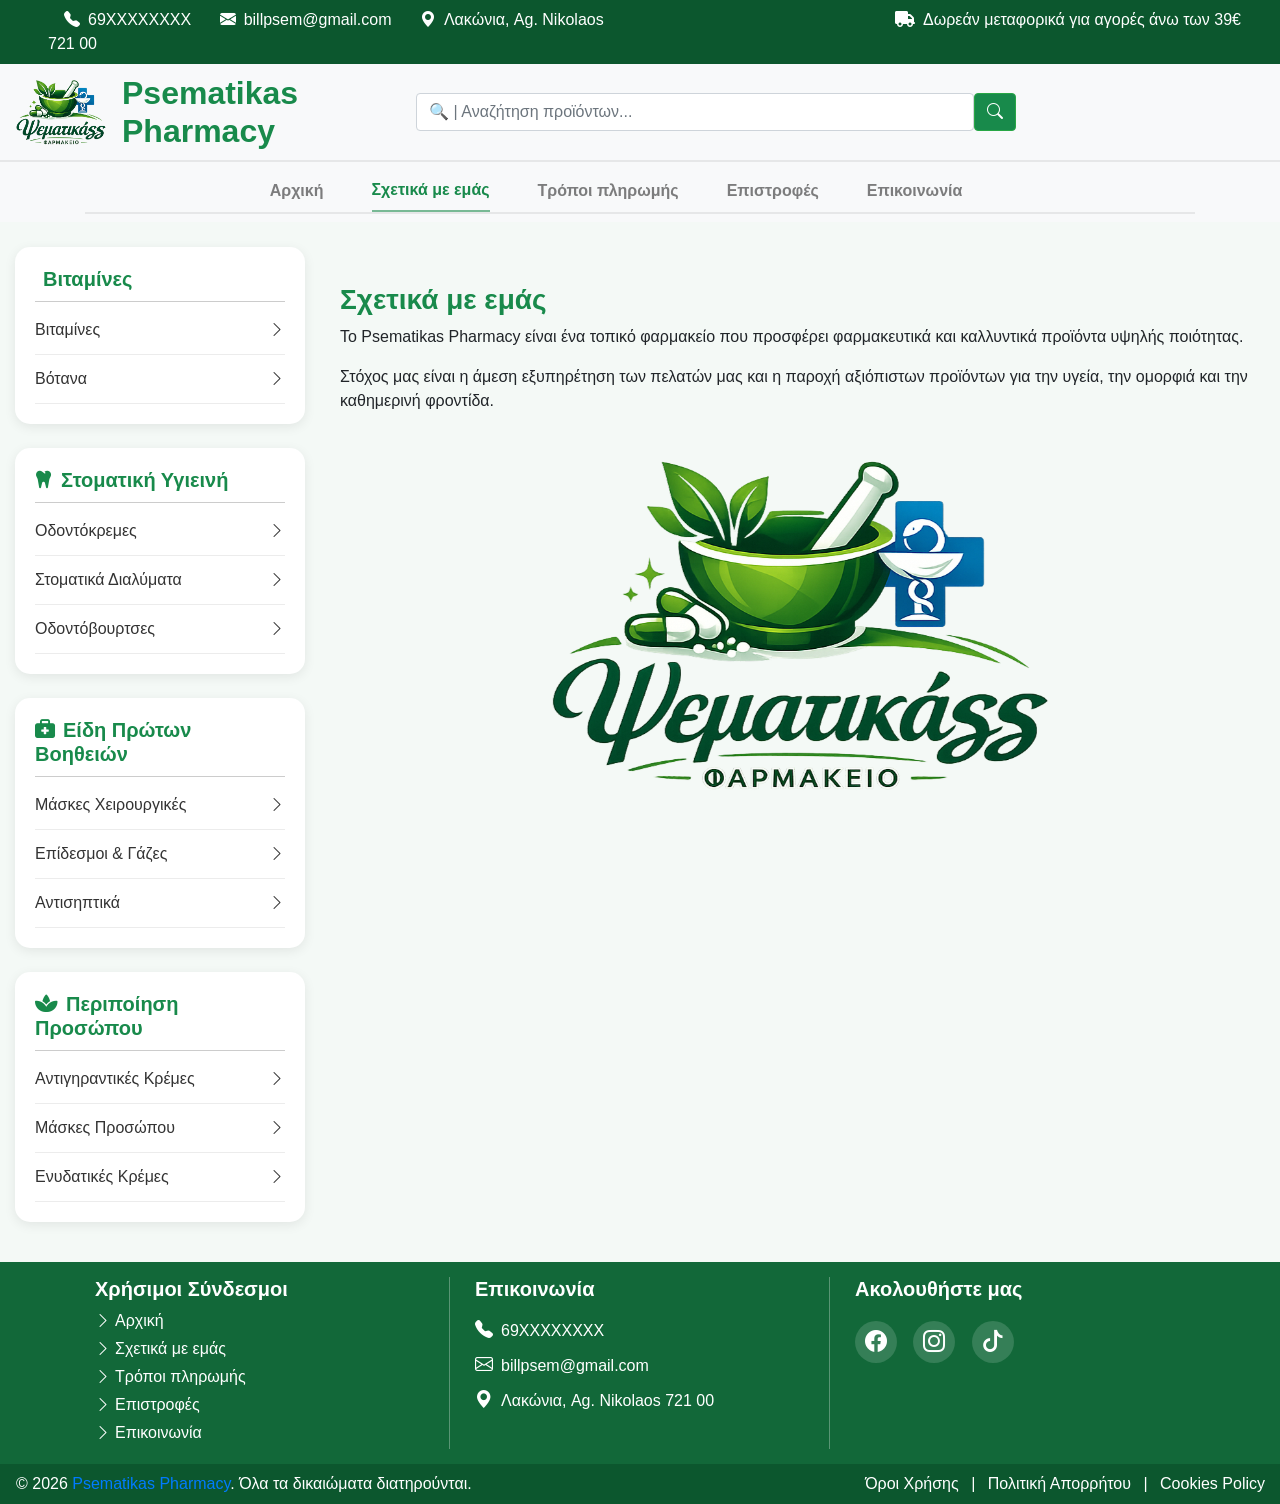
<file: sxetika.html>
<!doctype html>
<html lang="el">
  <head>
    <!-- Required meta tags -->
    <meta charset="utf-8">
    <meta name="viewport" content="width=device-width, initial-scale=1, shrink-to-fit=no">

    <!-- Bootstrap CSS -->
    <link rel="stylesheet" href="https://cdn.jsdelivr.net/npm/bootstrap-icons@1.13.1/font/bootstrap-icons.min.css">
    <link rel="stylesheet" href="https://cdnjs.cloudflare.com/ajax/libs/font-awesome/6.7.2/css/all.min.css">
    <link rel="stylesheet" href="https://cdn.jsdelivr.net/npm/bootstrap@4.6.1/dist/css/bootstrap.min.css" integrity="sha384-zCbKRCUGaJDkqS1kPbPd7TveP5iyJE0EjAuZQTgFLD2ylzuqKfdKlfG/eSrtxUkn" crossorigin="anonymous">
    <link rel="stylesheet" href="stylle.css">
    <link rel="icon" type="image/png" href="photos/logo.png">

    <title>Psematikas Pharmacy</title>
    
  </head>
  <body>

    <div class="container-fluid footer2 m-0 pt-2 pb-2">
      <div class="row">
        <div class="col-md-6 text-white pl-5 m-0">
          <i class="bi bi-telephone-fill pl-3"></i><a class="pl-2 text-white" href="tel:+3069xxxxxxxx">69XXXXXXXX</a>
          <i class="bi bi-envelope-fill pl-4"></i><a class="pl-2 text-white" href="mailto:billpsem@gmail.com">billpsem@gmail.com</a>
          <i class="bi bi-geo-alt-fill pl-4"></i><a class="pl-2 text-white" href="https://maps.app.goo.gl/M2UrhSYzeYXyH47QA" target="_blank">Λακώνια, Ag. Nikolaos 721 00</a>
        </div>
        <div class="col-md-6 text-white m-0 text-right">
          <p class="m-0 pr-4"><i class="fa-solid fa-truck pr-2"></i>Δωρεάν μεταφορικά για αγορές άνω των 39€</p>
        </div>
      </div>
    </div>

    <nav class="navbar navbar-expand-lg navbar-light bg-light">
      <a class="navbar-brand" href="index.html"><img src="photos/logo.png" width="90" height="70" class="d-inline-block align-top" alt="Pharmacy"></a>
      <h2 class="mb-0 mr-5">Psematikas Pharmacy</h2>

      <div class="container align-items-center">
        <form class="form-inline" style="width: 600px;">
          <input class="form-control flex-grow-1 mr-0" type="search" placeholder="🔍 | Αναζήτηση προϊόντων..." aria-label="Search">
          <button class="btn btn-outline-success my-2 my-sm-0 btn-search" type="submit"><i class="bi bi-search"></i></button>
        </form>
      </div>
    </nav>



    <nav class="navbar navbar-expand-lg navbar-light bg-light border-bar-top">
      <div class="collapse navbar-collapse container justify-content-center" id="navbarSupportedContent">
        <ul class="navbar-nav mr-auto container justify-content-center pr-0 border-bar">
          <li class="nav-item pr-5">
            <a class="nav-link bold-letter pl-0 pr-0" href="index.html">Αρχική</a>
          </li>
          <li class="nav-item pr-5">
            <a class="nav-link bold-letter active-page active-border pl-0 pr-0" href="sxetika.html">Σχετικά με εμάς</a>
          </li>
          <li class="nav-item pr-5">
            <a class="nav-link bold-letter pl-0 pr-0" href="tropoiPliromis.html">Τρόποι πληρωμής</a>
          </li>
          <li class="nav-item pr-5">
            <a class="nav-link bold-letter pl-0 pr-0" href="epistrofes.html">Επιστροφές</a>
          </li>
          <li class="nav-item pr-5">
            <a class="nav-link bold-letter pl-0 pr-0" href="epikoinonia.html">Επικοινωνία</a>
          </li>
        </ul>
      </div>
    </nav>

    <div class="container-fluid">
      <div class="row">
        <div class="col-md-3">
          <div class="category-box mb-4">
            <div class="mb-1" style="border-bottom:1px solid rgba(128, 128, 128, 0.4)">
              <h5>
                <i class="bi bi-leaf-fill mr-2"></i>Βιταμίνες
              </h5>
            </div>
            <a href="products.html" class="category-link">
              <span>Βιταμίνες</span>
              <i class="bi bi-chevron-right"></i>
            </a>
            <a href="products.html" class="category-link">
              <span>Βότανα</span>
              <i class="bi bi-chevron-right"></i>
            </a>
          </div>
          <div class="category-box mb-4">
            <div class="mb-1" style="border-bottom:1px solid rgba(128, 128, 128, 0.4)">
              <h5>
                <i class="fa-solid fa-tooth mr-2"></i>Στοματική Υγιεινή
              </h5>
            </div>
            <a href="products.html" class="category-link">
              <span>Οδοντόκρεμες</span>
              <i class="bi bi-chevron-right"></i>
            </a>
            <a href="products.html" class="category-link">
              <span>Στοματικά Διαλύματα</span>
              <i class="bi bi-chevron-right"></i>
            </a>
            <a href="products.html" class="category-link">
              <span>Οδοντόβουρτσες</span>
              <i class="bi bi-chevron-right"></i>
            </a>
          </div>
          <div class="category-box mb-4">
            <div class="mb-1" style="border-bottom:1px solid rgba(128, 128, 128, 0.4)">
              <h5>
                <i class="fa-solid fa-briefcase-medical mr-2"></i>Είδη Πρώτων Βοηθειών
              </h5>
            </div>
            <a href="products.html" class="category-link">
              <span>Μάσκες Χειρουργικές</span>
              <i class="bi bi-chevron-right"></i>
            </a>
            <a href="products.html" class="category-link">
              <span>Επίδεσμοι & Γάζες</span>
              <i class="bi bi-chevron-right"></i>
            </a>
            <a href="products.html" class="category-link">
              <span>Αντισηπτικά</span>
              <i class="bi bi-chevron-right"></i>
            </a>
          </div>
          <div class="category-box">
            <div class="mb-1" style="border-bottom:1px solid rgba(128, 128, 128, 0.4)">
              <h5>
                <i class="fa-solid fa-spa mr-2"></i>Περιποίηση Προσώπου
              </h5>
            </div>
            <a href="products.html" class="category-link">
              <span>Αντιγηραντικές Κρέμες</span>
              <i class="bi bi-chevron-right"></i>
            </a>
            <a href="products.html" class="category-link">
              <span>Μάσκες Προσώπου</span>
              <i class="bi bi-chevron-right"></i>
            </a>
            <a href="products.html" class="category-link">
              <span>Ενυδατικές Κρέμες</span>
              <i class="bi bi-chevron-right"></i>
            </a>
          </div>
        </div>

        <div class="col-md-9">
          <h3 class="mt-3">Σχετικά με εμάς</h3>
          <p>
            Το Psematikas Pharmacy είναι ένα τοπικό φαρμακείο που προσφέρει φαρμακευτικά και καλλυντικά προϊόντα υψηλής ποιότητας.
          </p>
          <p>
            Στόχος μας είναι η άμεση εξυπηρέτηση των πελατών μας και η παροχή αξιόπιστων προϊόντων για την υγεία, την ομορφιά και την καθημερινή φροντίδα.
          </p>
          <div class="text-center">
            <img src="photos/logo.png" height="500px" width="500px" class="img-fluid mt-3" alt="Psematikas Pharmacy">
          </div>
        </div>

      </div>
    </div>

    <footer>
      <div class="container">
          <div class="row">
            
              <div class="col-md-4 footer-links text-white">
                <h5 class="text-white">Χρήσιμοι Σύνδεσμοι</h5>
                <ul class="navbar-nav mr-auto">
                  <li class="nav-item pb-1">
                    <i class="bi bi-chevron-right"></i><a class="pl-1" href="index.html">Αρχική</a>
                  </li>
                  <li class="nav-item pb-1">
                    <i class="bi bi-chevron-right"></i><a class="pl-1" href="sxetika.html">Σχετικά με εμάς</a>
                  </li>
                  <li class="nav-item pb-1">
                    <i class="bi bi-chevron-right"></i><a class="pl-1" href="tropoiPliromis.html">Τρόποι πληρωμής</a>
                  </li>
                  <li class="nav-item pb-1">
                    <i class="bi bi-chevron-right"></i><a class="pl-1" href="epistrofes.html">Επιστροφές</a>
                  </li>
                  <li class="nav-item pb-1">
                    <i class="bi bi-chevron-right"></i><a class="pl-1" href="epikoinonia.html">Επικοινωνία</a>
                  </li>
                </ul>
              </div>
              <div class="col-md-4 footer-links text-white">
                <h5 class="text-white pb-2">Επικοινωνία</h5>
                <ul class="navbar-nav mr-auto">
                  <li class="nav-item pb-2">
                    <i class="bi bi-telephone-fill" style="font-size: 18px;"></i><a class="pl-2 " href="tel:+3069xxxxxxxx">69XXXXXXXX</a>
                  </li>
                  <li class="nav-item pb-2">
                    <i class="bi bi-envelope" style="font-size: 18px;"></i><a class="pl-2" href="mailto:billpsem@gmail.com">billpsem@gmail.com</a>
                  </li>
                  <li class="nav-item pb-2">
                    <i class="bi bi-geo-alt-fill" style="font-size: 18px;"></i><a class="pl-2" href="https://maps.app.goo.gl/M2UrhSYzeYXyH47QA" target="_blank">Λακώνια, Ag. Nikolaos 721 00</a>
                  </li>
                </ul>
              </div>
              <div class="col-md-3 last-footer ">
                <h5 class="text-white">Ακολουθήστε μας</h5>
                <div class="social-icons">
                  <a href="https://www.facebook.com/" target="_blank"><i class="bi bi-facebook"></i></a>
                  <a href="https://www.instagram.com/" target="_blank"><i class="bi bi-instagram"></i></a>
                  <a href="https://www.tiktok.com/" target="_blank"><i class="bi bi-tiktok"></i></a>
                </div>
              </div>
          </div>
      </div>
    </footer>
    <div class="container-fluid footer2 m-0 pt-2 pb-2">
      <div class="row">
        <div class="col-md-6 text-white m-0 pl-3">
          © 2026 <a href="https://github.com/billpsem" target="_blank">Psematikas Pharmacy</a>. Όλα τα δικαιώματα διατηρούνται.
        </div>
        <div class="col-md-6 text-white text-right m-0">
          <a href="#" class="text-white pr-2">Όροι Χρήσης</a> |
          <a href="#" class="text-white pl-2 pr-2">Πολιτική Απορρήτου</a> |
          <a href="#" class="text-white pl-2">Cookies Policy</a>
        </div>
      </div>
    </div>


  
  
  
  
  
  
    <!-- Option 1: jQuery and Bootstrap Bundle (includes Popper) -->
    <script src="https://cdn.jsdelivr.net/npm/jquery@3.5.1/dist/jquery.slim.min.js" integrity="sha384-DfXdz2htPH0lsSSs5nCTpuj/zy4C+OGpamoFVy38MVBnE+IbbVYUew+OrCXaRkfj" crossorigin="anonymous"></script>
    <script src="https://cdn.jsdelivr.net/npm/bootstrap@4.6.1/dist/js/bootstrap.bundle.min.js" integrity="sha384-fQybjgWLrvvRgtW6bFlB7jaZrFsaBXjsOMm/tB9LTS58ONXgqbR9W8oWht/amnpF" crossorigin="anonymous"></script>

  </body>
</html>
</file>
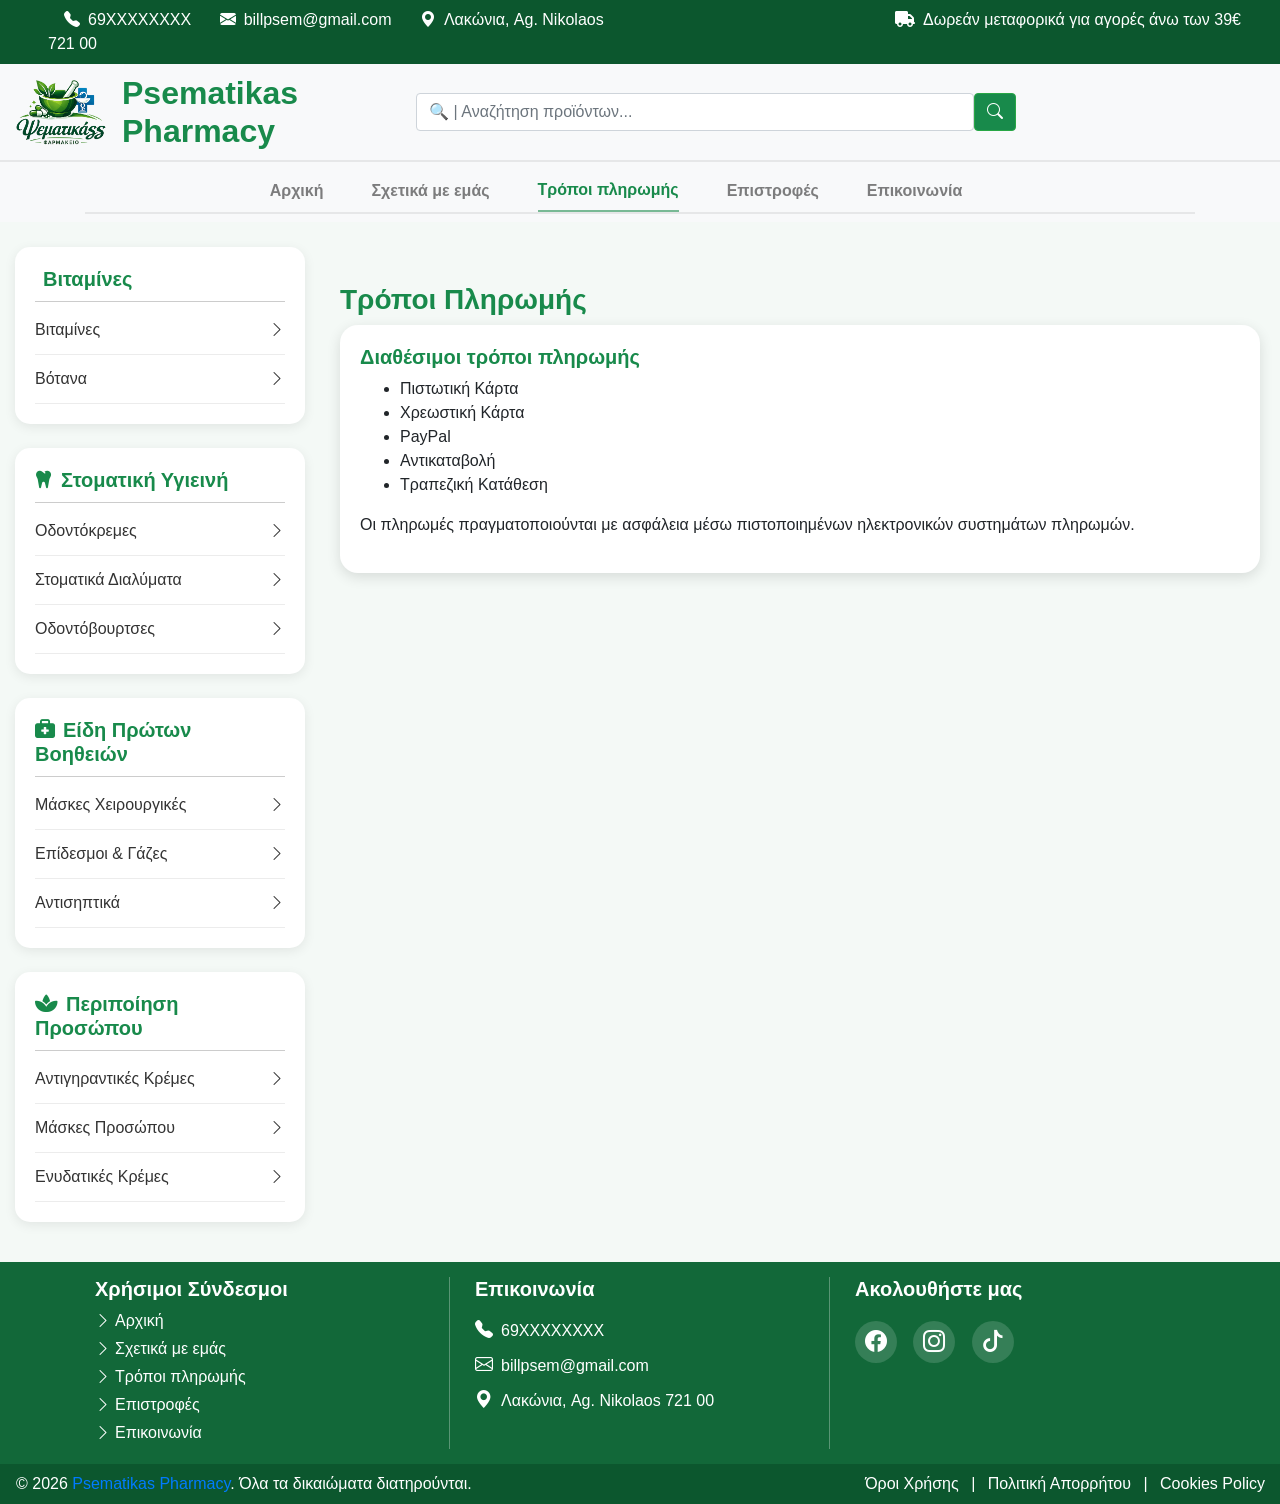
<file: tropoiPliromis.html>
<!doctype html>
<html lang="el">
  <head>
    <!-- Required meta tags -->
    <meta charset="utf-8">
    <meta name="viewport" content="width=device-width, initial-scale=1, shrink-to-fit=no">

    <!-- Bootstrap CSS -->
    <link rel="stylesheet" href="https://cdn.jsdelivr.net/npm/bootstrap-icons@1.13.1/font/bootstrap-icons.min.css">
    <link rel="stylesheet" href="https://cdnjs.cloudflare.com/ajax/libs/font-awesome/6.7.2/css/all.min.css">
    <link rel="stylesheet" href="https://cdn.jsdelivr.net/npm/bootstrap@4.6.1/dist/css/bootstrap.min.css" integrity="sha384-zCbKRCUGaJDkqS1kPbPd7TveP5iyJE0EjAuZQTgFLD2ylzuqKfdKlfG/eSrtxUkn" crossorigin="anonymous">
    <link rel="stylesheet" href="stylle.css">
    <link rel="icon" type="image/png" href="photos/logo.png">

    <title>Psematikas Pharmacy</title>
    
  </head>
  <body>

    <div class="container-fluid footer2 m-0 pt-2 pb-2">
      <div class="row">
        <div class="col-md-6 text-white pl-5 m-0">
          <i class="bi bi-telephone-fill pl-3"></i><a class="pl-2 text-white" href="tel:+3069xxxxxxxx">69XXXXXXXX</a>
          <i class="bi bi-envelope-fill pl-4"></i><a class="pl-2 text-white" href="mailto:billpsem@gmail.com">billpsem@gmail.com</a>
          <i class="bi bi-geo-alt-fill pl-4"></i><a class="pl-2 text-white" href="https://maps.app.goo.gl/M2UrhSYzeYXyH47QA" target="_blank">Λακώνια, Ag. Nikolaos 721 00</a>
        </div>
        <div class="col-md-6 text-white m-0 text-right">
          <p class="m-0 pr-4"><i class="fa-solid fa-truck pr-2"></i>Δωρεάν μεταφορικά για αγορές άνω των 39€</p>
        </div>
      </div>
    </div>

    <nav class="navbar navbar-expand-lg navbar-light bg-light">
      <a class="navbar-brand" href="index.html"><img src="photos/logo.png" width="90" height="70" class="d-inline-block align-top" alt="Pharmacy"></a>
      <h2 class="mb-0 mr-5">Psematikas Pharmacy</h2>

      <div class="container align-items-center">
        <form class="form-inline" style="width: 600px;">
          <input class="form-control flex-grow-1 mr-0" type="search" placeholder="🔍 | Αναζήτηση προϊόντων..." aria-label="Search">
          <button class="btn btn-outline-success my-2 my-sm-0 btn-search" type="submit"><i class="bi bi-search"></i></button>
        </form>
      </div>
    </nav>



    <nav class="navbar navbar-expand-lg navbar-light bg-light border-bar-top">
      <div class="collapse navbar-collapse container justify-content-center" id="navbarSupportedContent">
        <ul class="navbar-nav mr-auto container justify-content-center pr-0 border-bar">
          <li class="nav-item pr-5">
            <a class="nav-link bold-letter pl-0 pr-0" href="index.html">Αρχική</a>
          </li>
          <li class="nav-item pr-5">
            <a class="nav-link bold-letter pl-0 pr-0" href="sxetika.html">Σχετικά με εμάς</a>
          </li>
          <li class="nav-item pr-5">
            <a class="nav-link bold-letter active-page active-border pl-0 pr-0" href="tropoiPliromis.html">Τρόποι πληρωμής</a>
          </li>
          <li class="nav-item pr-5">
            <a class="nav-link bold-letter pl-0 pr-0" href="epistrofes.html">Επιστροφές</a>
          </li>
          <li class="nav-item pr-5">
            <a class="nav-link bold-letter pl-0 pr-0" href="epikoinonia.html">Επικοινωνία</a>
          </li>
        </ul>
      </div>
    </nav>

    <div class="container-fluid">

      <div class="row">

          <div class="col-md-3">

        <div class="category-box mb-4">
            <div class="mb-1" style="border-bottom:1px solid rgba(128, 128, 128, 0.4)">
              <h5>
                <i class="bi bi-leaf-fill mr-2"></i>Βιταμίνες
              </h5>
            </div>
            <a href="products.html" class="category-link">
                <span>Βιταμίνες</span>
                <i class="bi bi-chevron-right"></i>
            </a>
            <a href="products.html" class="category-link">
                <span>Βότανα</span>
                <i class="bi bi-chevron-right"></i>
            </a>
        </div>
        <div class="category-box mb-4">
            <div class="mb-1" style="border-bottom:1px solid rgba(128, 128, 128, 0.4)">
              <h5>
                <i class="fa-solid fa-tooth mr-2"></i>Στοματική Υγιεινή
              </h5>
            </div>
            <a href="products.html" class="category-link">
                <span>Οδοντόκρεμες</span>
                <i class="bi bi-chevron-right"></i>
            </a>
            <a href="products.html" class="category-link">
                <span>Στοματικά Διαλύματα</span>
                <i class="bi bi-chevron-right"></i>
            </a>
            <a href="products.html" class="category-link">
                <span>Οδοντόβουρτσες</span>
                <i class="bi bi-chevron-right"></i>
            </a>
        </div>
        <div class="category-box mb-4">
            <div class="mb-1" style="border-bottom:1px solid rgba(128, 128, 128, 0.4)">
              <h5>
                <i class="fa-solid fa-briefcase-medical mr-2"></i>Είδη Πρώτων Βοηθειών
              </h5>
            </div>
            <a href="products.html" class="category-link">
                <span>Μάσκες Χειρουργικές</span>
                <i class="bi bi-chevron-right"></i>
            </a>
            <a href="products.html" class="category-link">
                <span>Επίδεσμοι & Γάζες</span>
                <i class="bi bi-chevron-right"></i>
            </a>
            <a href="products.html" class="category-link">
                <span>Αντισηπτικά</span>
                <i class="bi bi-chevron-right"></i>
            </a>
        </div>
        <div class="category-box">
            <div class="mb-1" style="border-bottom:1px solid rgba(128, 128, 128, 0.4)">
              <h5>
                <i class="fa-solid fa-spa mr-2"></i>Περιποίηση Προσώπου
              </h5>
            </div>
            <a href="products.html" class="category-link">
                <span>Αντιγηραντικές Κρέμες</span>
                <i class="bi bi-chevron-right"></i>
            </a>
            <a href="products.html" class="category-link">
                <span>Μάσκες Προσώπου</span>
                <i class="bi bi-chevron-right"></i>
            </a>
            <a href="products.html" class="category-link">
                <span>Ενυδατικές Κρέμες</span>
                <i class="bi bi-chevron-right"></i>
            </a>
        </div>
      </div>

        <div class="col-md-9">

          <h3 class="mt-3">Τρόποι Πληρωμής</h3>
          <div class="card mb-3">
            <div class="card-body">
              <h5>Διαθέσιμοι τρόποι πληρωμής</h5>
              <ul>
                <li>Πιστωτική Κάρτα</li>
                <li>Χρεωστική Κάρτα</li>
                <li>PayPal</li>
                <li>Αντικαταβολή</li>
                <li>Τραπεζική Κατάθεση</li>
              </ul>
              <p>
                Οι πληρωμές πραγματοποιούνται με ασφάλεια μέσω
                πιστοποιημένων ηλεκτρονικών συστημάτων πληρωμών.
              </p>
            </div>
          </div>

        </div>
      </div>
    </div>

    <footer>
      <div class="container">
          <div class="row">
            
              
              <div class="col-md-4 footer-links text-white">
                <h5 class="text-white">Χρήσιμοι Σύνδεσμοι</h5>
                <ul class="navbar-nav mr-auto">
                  <li class="nav-item pb-1">
                    <i class="bi bi-chevron-right"></i><a class="pl-1" href="index.html">Αρχική</a>
                  </li>
                  <li class="nav-item pb-1">
                    <i class="bi bi-chevron-right"></i><a class="pl-1" href="sxetika.html">Σχετικά με εμάς</a>
                  </li>
                  <li class="nav-item pb-1">
                    <i class="bi bi-chevron-right"></i><a class="pl-1" href="tropoiPliromis.html">Τρόποι πληρωμής</a>
                  </li>
                  <li class="nav-item pb-1">
                    <i class="bi bi-chevron-right"></i><a class="pl-1" href="epistrofes.html">Επιστροφές</a>
                  </li>
                  <li class="nav-item pb-1">
                    <i class="bi bi-chevron-right"></i><a class="pl-1" href="epikoinonia.html">Επικοινωνία</a>
                  </li>
                </ul>
              </div>
              <div class="col-md-4 footer-links text-white">
                <h5 class="text-white pb-2">Επικοινωνία</h5>
                <ul class="navbar-nav mr-auto">
                  <li class="nav-item pb-2">
                    <i class="bi bi-telephone-fill" style="font-size: 18px;"></i><a class="pl-2 " href="tel:+3069xxxxxxxx">69XXXXXXXX</a>
                  </li>
                  <li class="nav-item pb-2">
                    <i class="bi bi-envelope" style="font-size: 18px;"></i><a class="pl-2" href="mailto:billpsem@gmail.com">billpsem@gmail.com</a>
                  </li>
                  <li class="nav-item pb-2">
                    <i class="bi bi-geo-alt-fill" style="font-size: 18px;"></i><a class="pl-2" href="https://maps.app.goo.gl/M2UrhSYzeYXyH47QA" target="_blank">Λακώνια, Ag. Nikolaos 721 00</a>
                  </li>
                </ul>
              </div>
              <div class="col-md-3 last-footer ">
                <h5 class="text-white">Ακολουθήστε μας</h5>
                <div class="social-icons">
                  <a href="https://www.facebook.com/" target="_blank"><i class="bi bi-facebook"></i></a>
                  <a href="https://www.instagram.com/" target="_blank"><i class="bi bi-instagram"></i></a>
                  <a href="https://www.tiktok.com/" target="_blank"><i class="bi bi-tiktok"></i></a>
                </div>
              </div>
          </div>
      </div>
    </footer>
    <div class="container-fluid footer2 m-0 pt-2 pb-2">
      <div class="row">
        <div class="col-md-6 text-white m-0 pl-3">
          © 2026 <a href="https://github.com/billpsem" target="_blank">Psematikas Pharmacy</a>. Όλα τα δικαιώματα διατηρούνται.
        </div>
        <div class="col-md-6 text-white text-right m-0">
          <a href="#" class="text-white pr-2">Όροι Χρήσης</a> |
          <a href="#" class="text-white pl-2 pr-2">Πολιτική Απορρήτου</a> |
          <a href="#" class="text-white pl-2">Cookies Policy</a>
        </div>
      </div>
    </div>


  
  
  
  
  
  
    <!-- Option 1: jQuery and Bootstrap Bundle (includes Popper) -->
    <script src="https://cdn.jsdelivr.net/npm/jquery@3.5.1/dist/jquery.slim.min.js" integrity="sha384-DfXdz2htPH0lsSSs5nCTpuj/zy4C+OGpamoFVy38MVBnE+IbbVYUew+OrCXaRkfj" crossorigin="anonymous"></script>
    <script src="https://cdn.jsdelivr.net/npm/bootstrap@4.6.1/dist/js/bootstrap.bundle.min.js" integrity="sha384-fQybjgWLrvvRgtW6bFlB7jaZrFsaBXjsOMm/tB9LTS58ONXgqbR9W8oWht/amnpF" crossorigin="anonymous"></script>

  </body>
</html>
</file>
<file: stylle.css>
/* Body CSS */

body {
    background: #f4f9f6;
    font-family: Arial, sans-serif;
}

h2, h3, h5 {
    color: #188a4b;
    font-weight: bold;
}

.top-title {
    text-align: center;
    padding: 20px;
    background: linear-gradient(90deg, #dff5e8, #ffffff);
}

.container-fluid {
    margin-top: 25px;
}

.col-md-9 {
    padding: 20px;
}

/* --------------------------Body End---------------------------- *


/* Lists CSS */

.list-group-item {
    border: none;
    border-bottom: 1px solid #e8e8e8;
}

.list-group-item a {
    color: #333;
    text-decoration: none;
}

.list-group-item:hover {
    background-color: #e8f8ef;
}

.list-group-item i {
    transition: .3s;
}

.list-group-item:hover i {
    transform: translateX(5px);
    color: #188a4b;
}

/* --------------------------Lists End---------------------------- */


/* Cards CSS */

.card {
    border: none;
    border-radius: 18px;
    box-shadow: 0 4px 14px rgba(0,0,0,0.12);
    transition: 0.3s;
}

.card:hover {
    transform: translateY(-5px);
}

.card-img-top {
    height: 220px;
    object-fit: contain;
    padding: 15px;
    background: #ffffff;
}

.btn-success {
    border-radius: 25px;
    padding: 8px 22px;
    background-color: #188a4b;
}

.btn-search {
    color: white;
    background-color: #188a4b;
}

/* -------------------------Cards End----------------------------- */


/* Designs CSS */

.border-bar {
    border-bottom: 2px solid rgba(128, 128, 128, 0.15);
}

.border-bar-top {
    border-top: 2px solid rgba(128, 128, 128, 0.15);
}

.active-border {
    border-bottom: 2px solid #188a4b91;
}

.active-page {
    color: #188a4b !important;
}

.bold-letter {
    font-weight: bold;
}

/* -------------------------Designs End----------------------------- */


/* Categories CSS */

.category-box{
    background:#fff;
    border-radius:15px;
    box-shadow:0 3px 12px rgba(0,0,0,.08);
    padding:20px;
}

.category-box h5{
    color:#188a4b;
    font-weight:700;
    margin-bottom:10px;
}

.category-link{
    display:flex;
    justify-content:space-between;
    align-items:center;
    padding:12px 0;
    color:#333;
    text-decoration:none;
    border-bottom:1px solid #ececec;
    transition:.3s;
}

.category-link:hover{
    color:#188a4b;
    padding-left:10px;
    text-decoration:none;
}

.category-link i{
    transition:.3s;
}

.category-link:hover i{
    transform:translateX(5px);
}

/* -------------------------Categories End----------------------------- */


/* Boostrap CSS */

.page-link {
    color:white;
    background-color: #0c572e;
}

.page-link:hover {
    color: white;
    background-color: #188a4b;
}

.page-link:focus {
    color: white;
    background-color: #126839;
}

.page-link:focus {
  z-index: 3;
  outline: 0;
  box-shadow: 0 0 0 0.2rem rgba(0, 255, 64, 0.25);
}

.page-item.active .page-link {
  z-index: 3;
  color: #fff;
  background-color: #188a4b;
  border-color: #44b152;
}

/* --------------------------Boostrap End---------------------------- */



/* Footer CSS */

footer {
    background: #126839;
    margin-top: 40px;
    padding-top: 15px;
    padding-bottom: 15px;
}

footer a {
    color: white !important;
}

footer .nav-link:hover {
    text-decoration: underline;
}

.footer-links {
    border-right: 1px solid rgba(255,255,255,0.3);
    padding-left: 25px;
    padding-right: 25px;
}

.footer-links2 {
    border-left: 1px solid rgba(255,255,255,0.3);
}

.last-footer {
    padding-left: 25px;
    padding-right: 25px;
}

.footer2 {
    background-color: #0c572e;
}

.social-icons {
    margin-top: 20px;
}

.social-icons a {
    display: inline-flex;
    justify-content: center;
    align-items: center;
    width: 42px;
    height: 42px;
    margin-right: 12px;
    border-radius: 50%;
    background: rgba(255,255,255,0.15);
    font-size: 22px;
}

/* --------------------------Footer End---------------------------- */




/* Not in use CSS */


/* .col-md-3 {
    background: #ffffff;
    padding: 20px;
    border-radius: 15px;
    box-shadow: 0 3px 12px rgba(0,0,0,0.08);
} */

/* .navbar {
    box-shadow: 0 3px 10px rgba(0,0,0,0.08);
} */


/* ------------------------------------------------------ */
</file>
